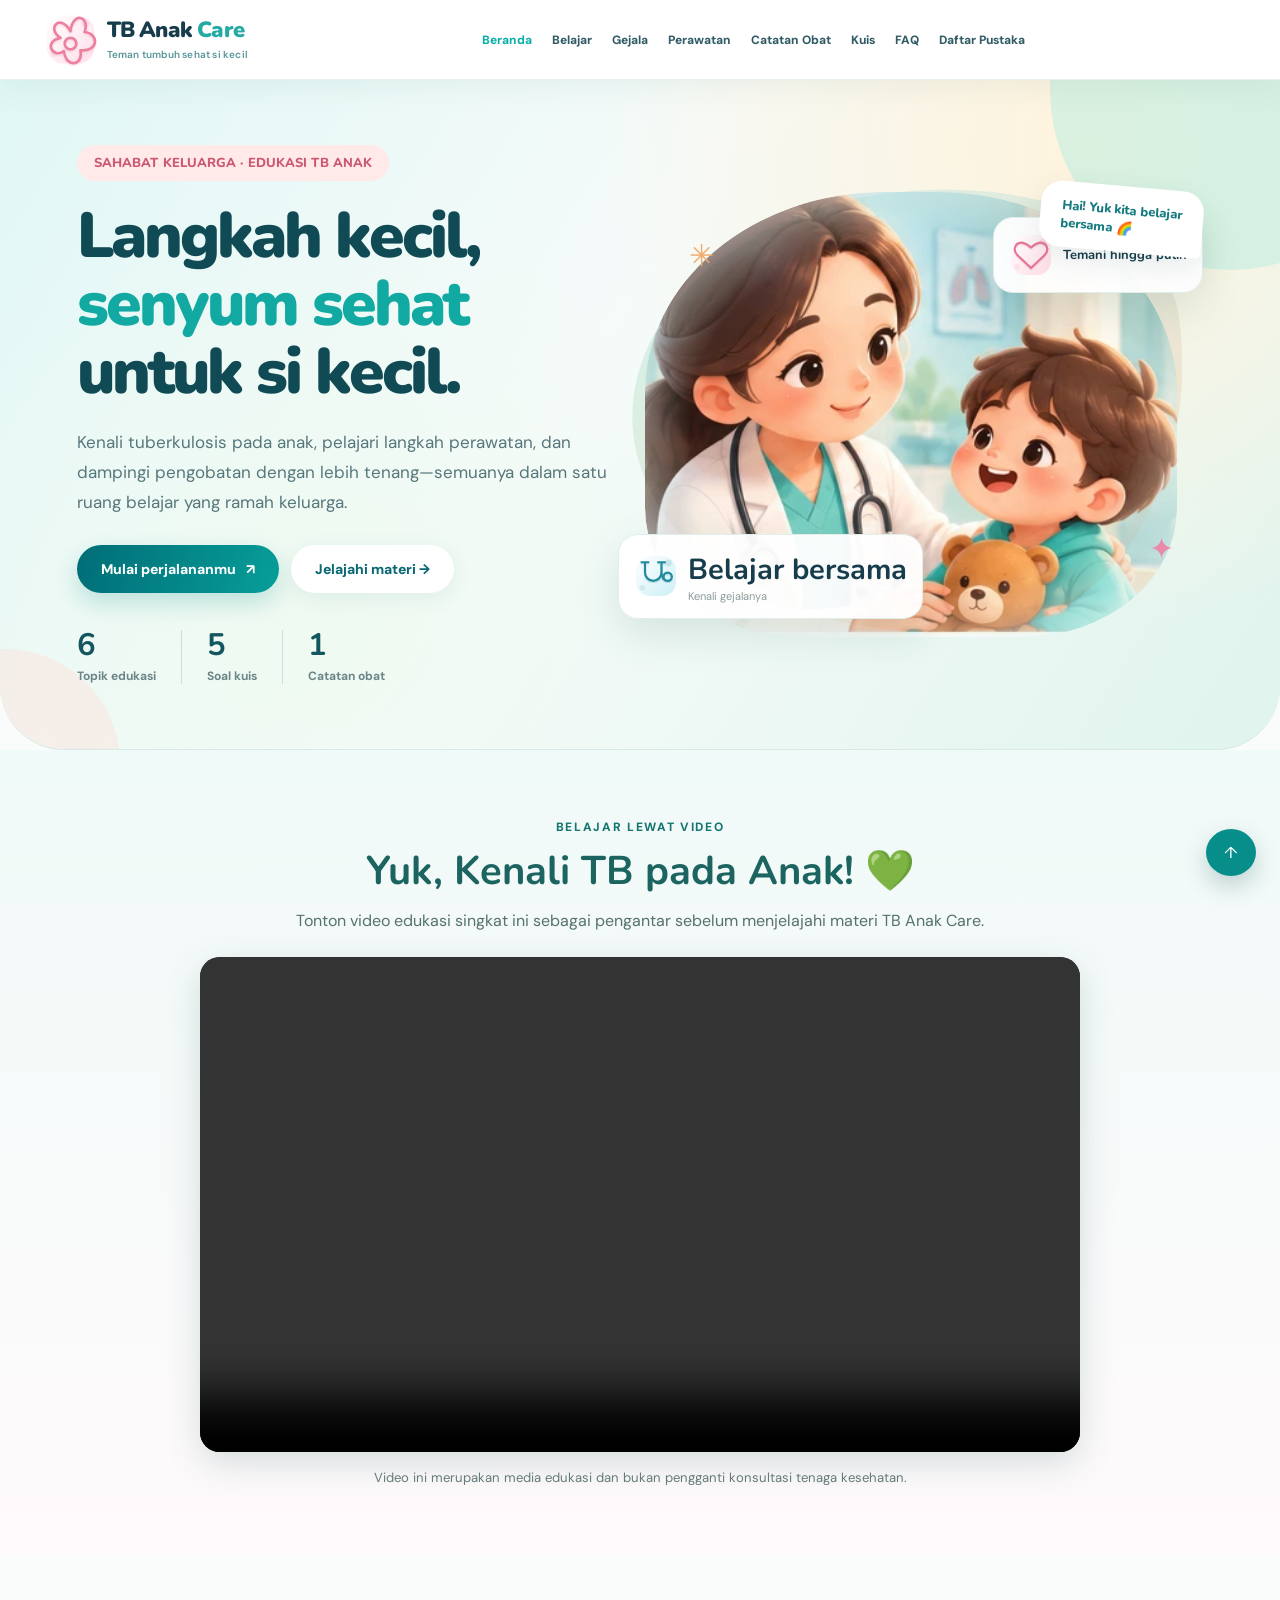
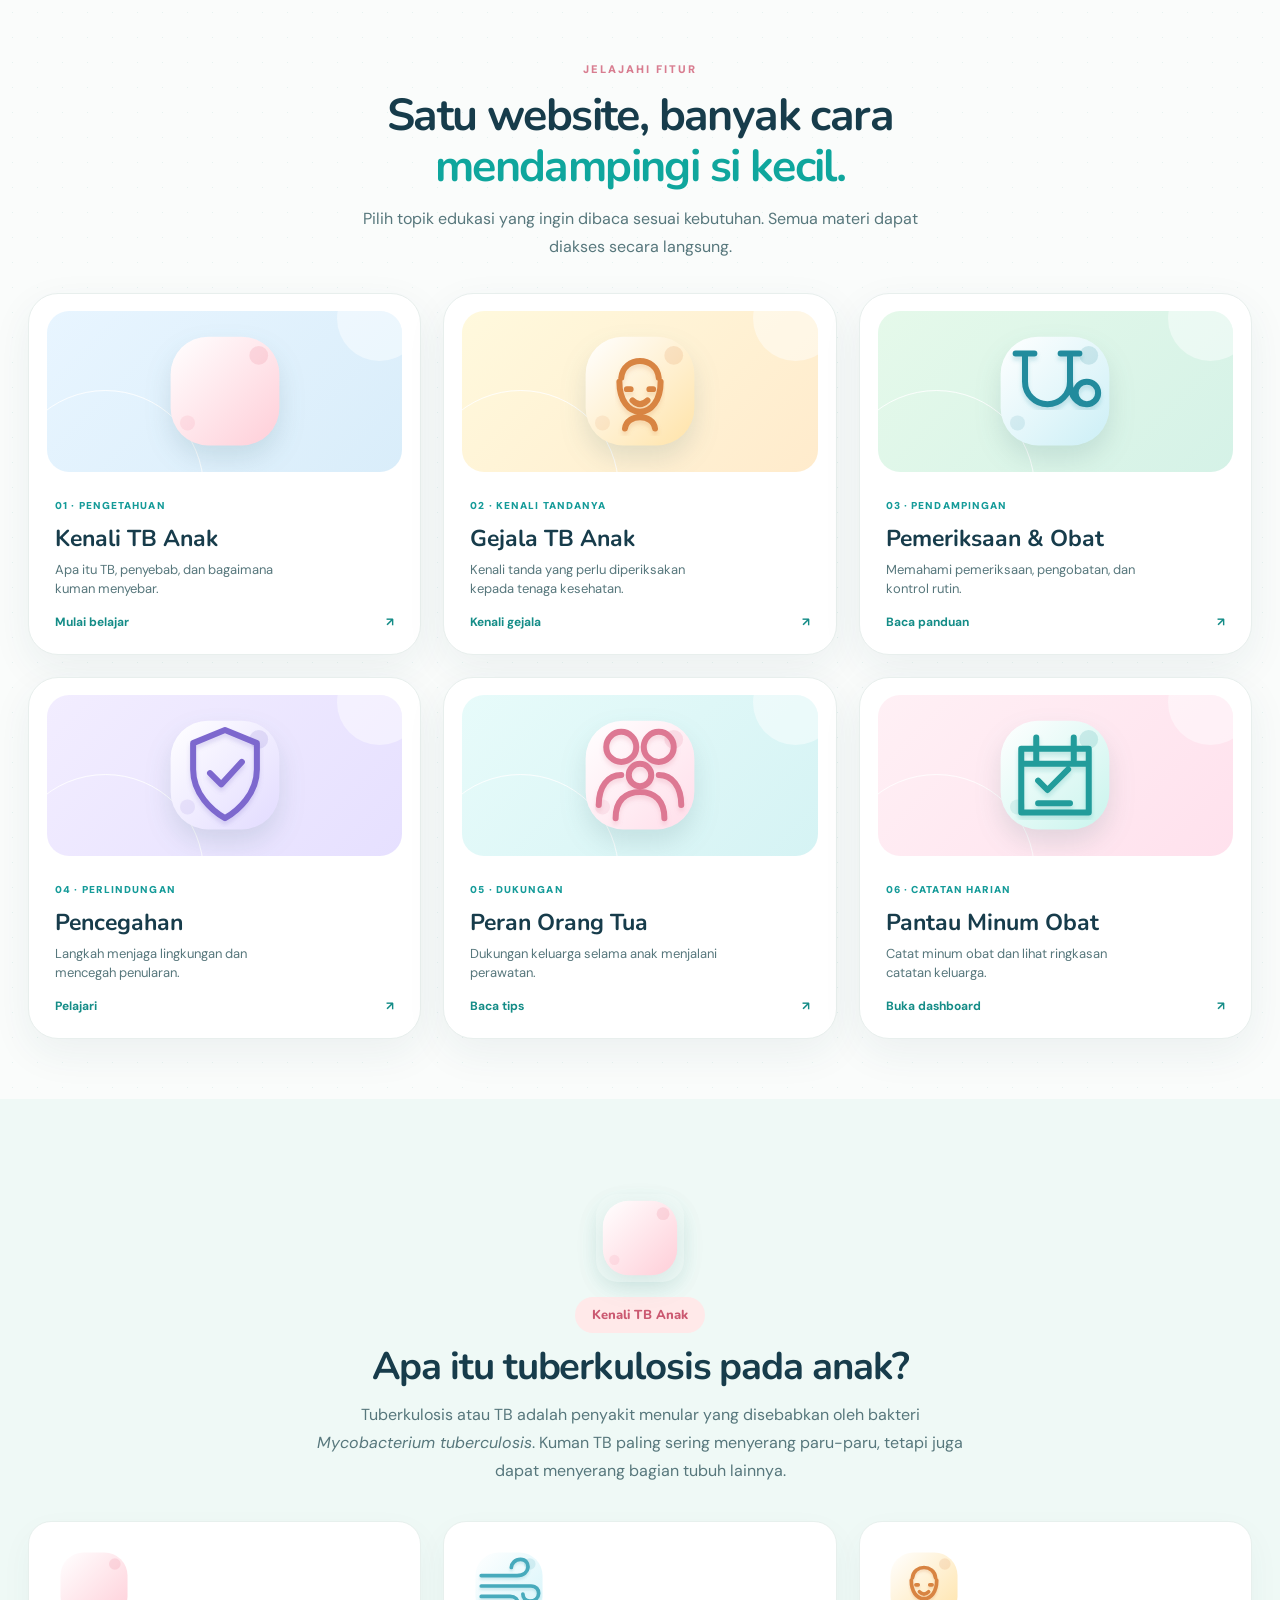
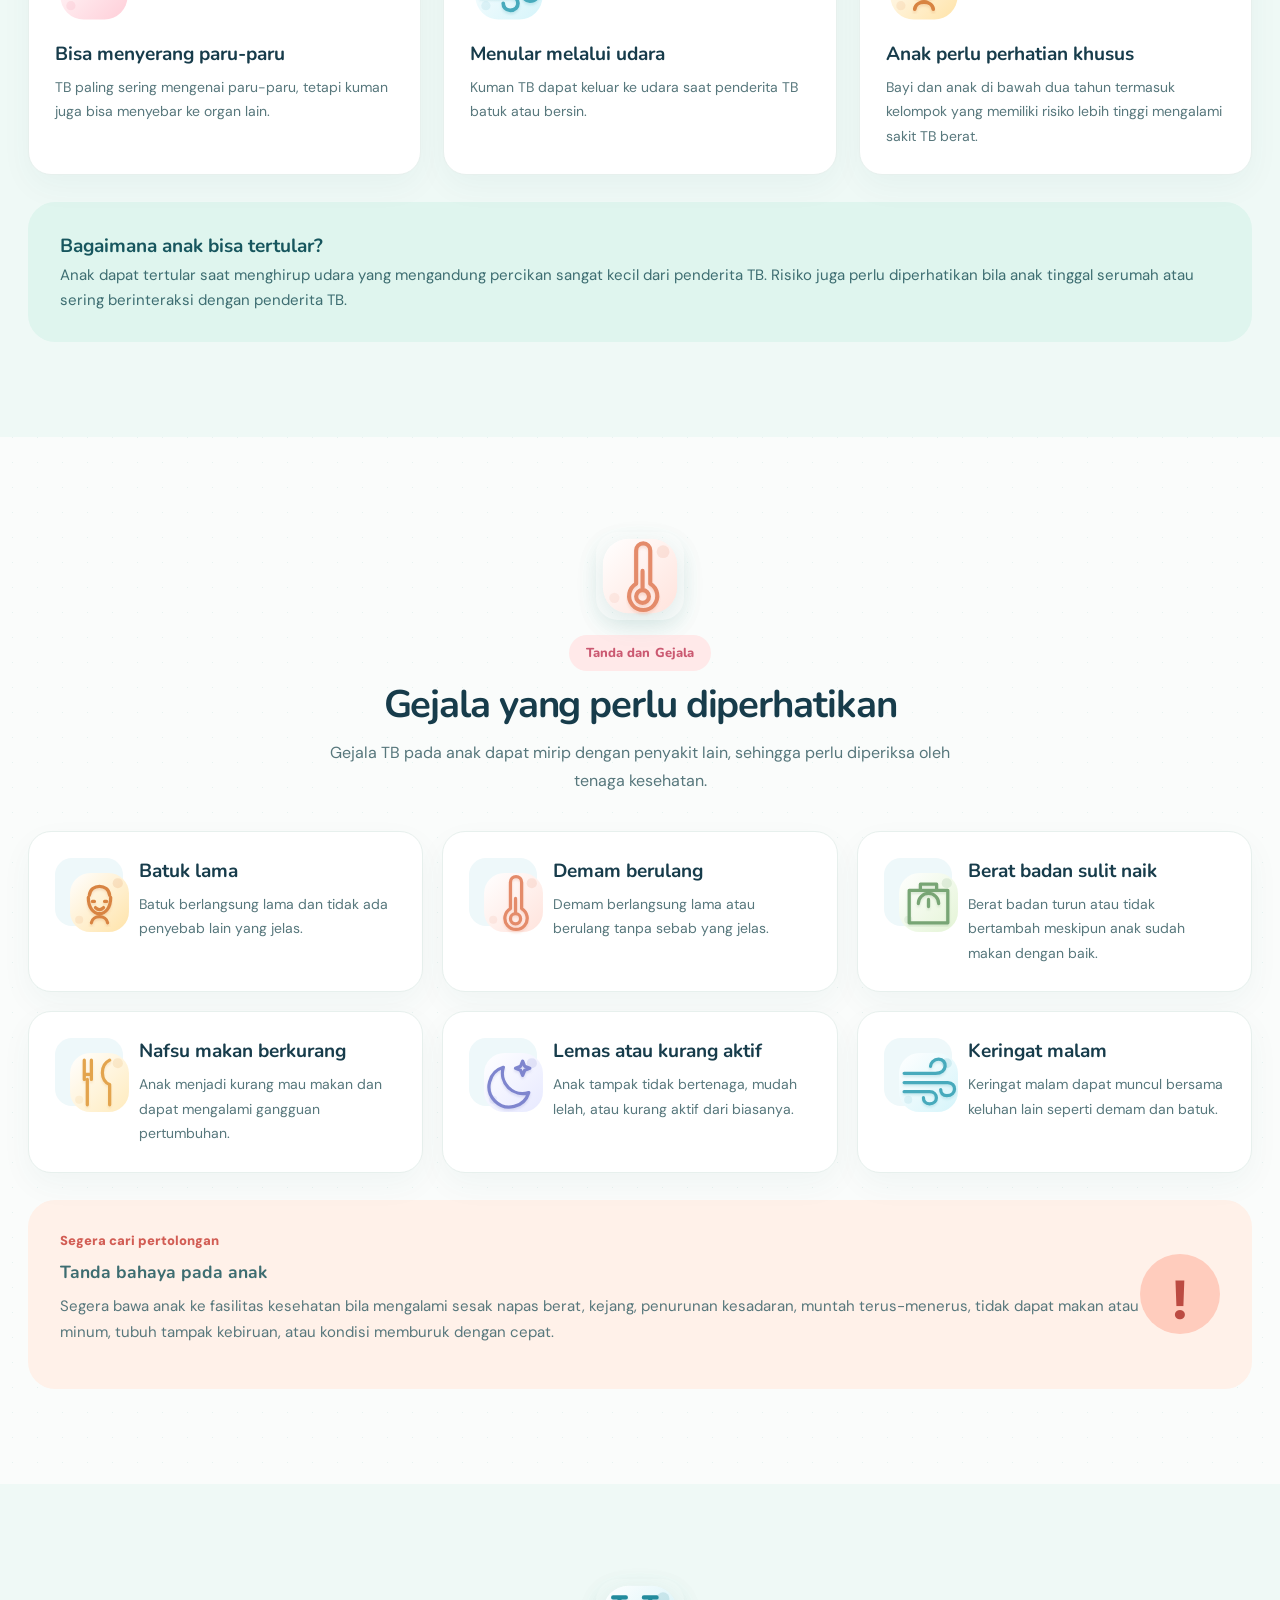
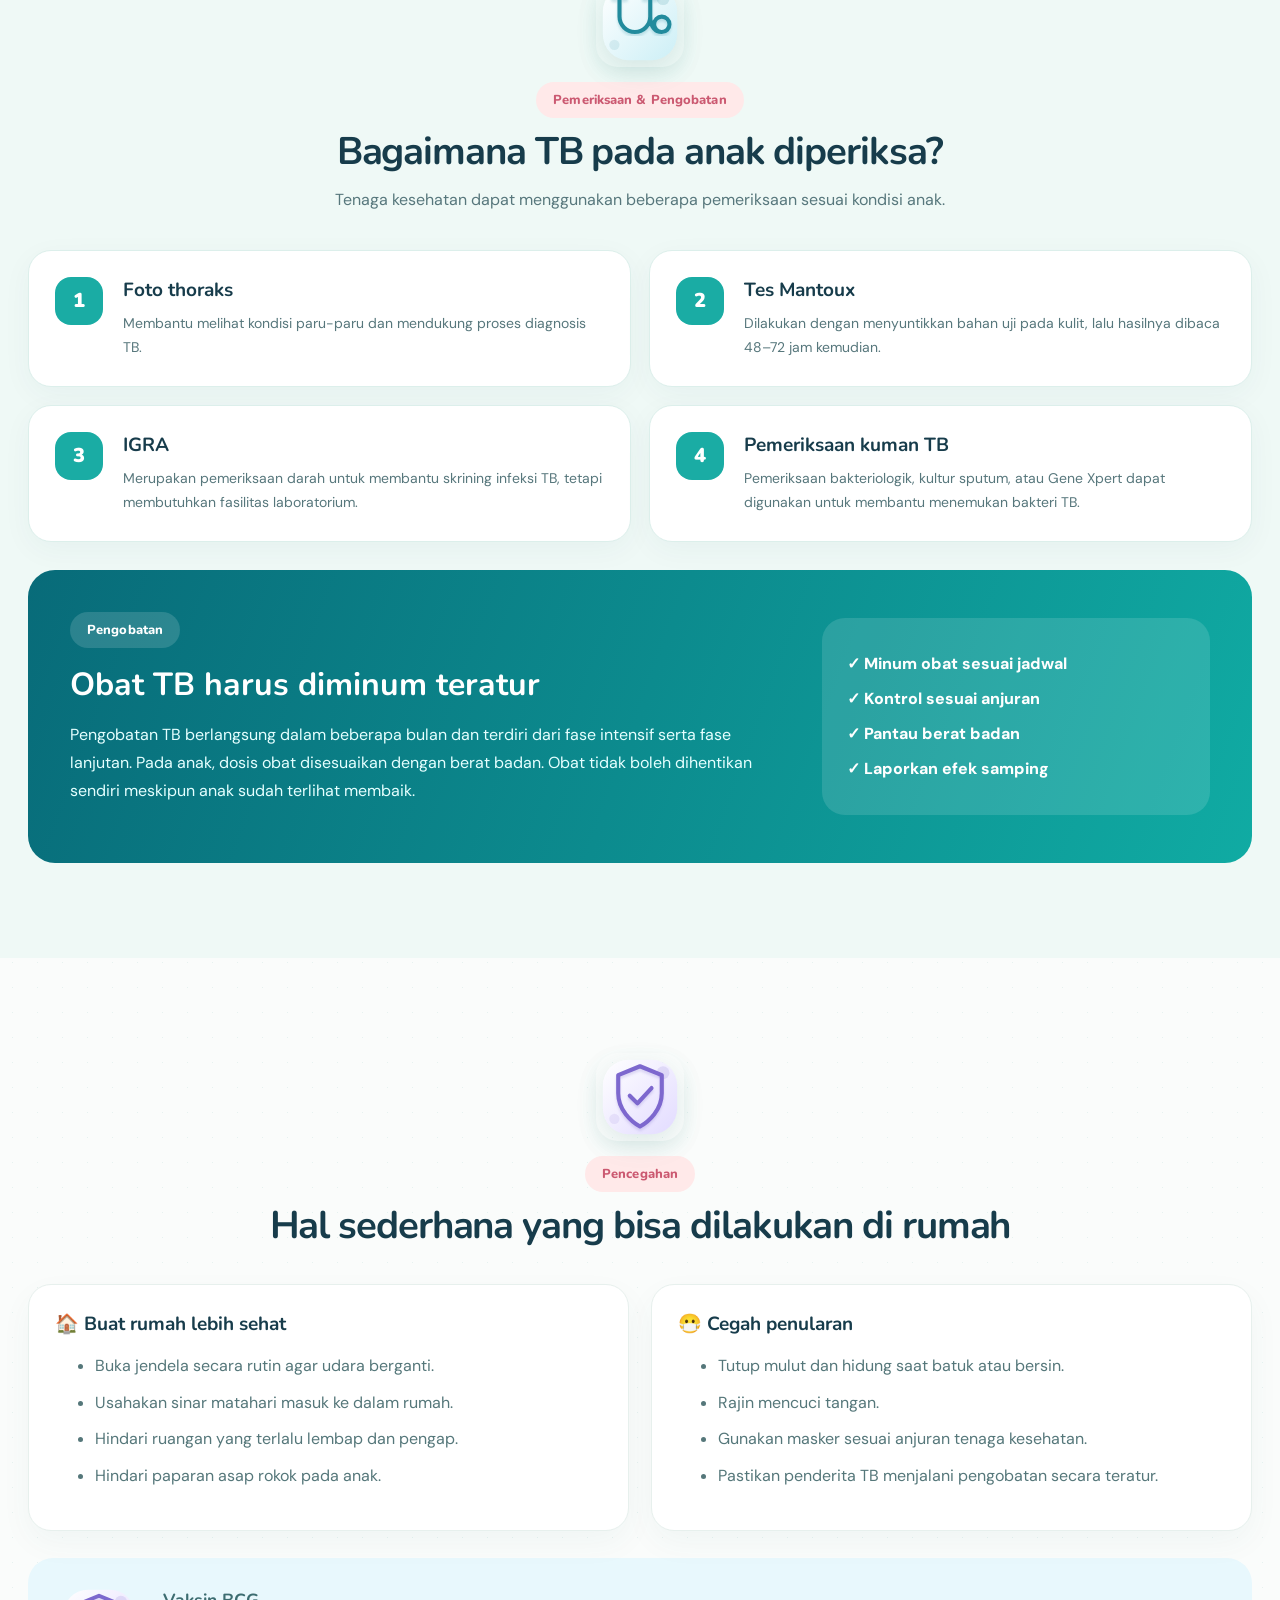
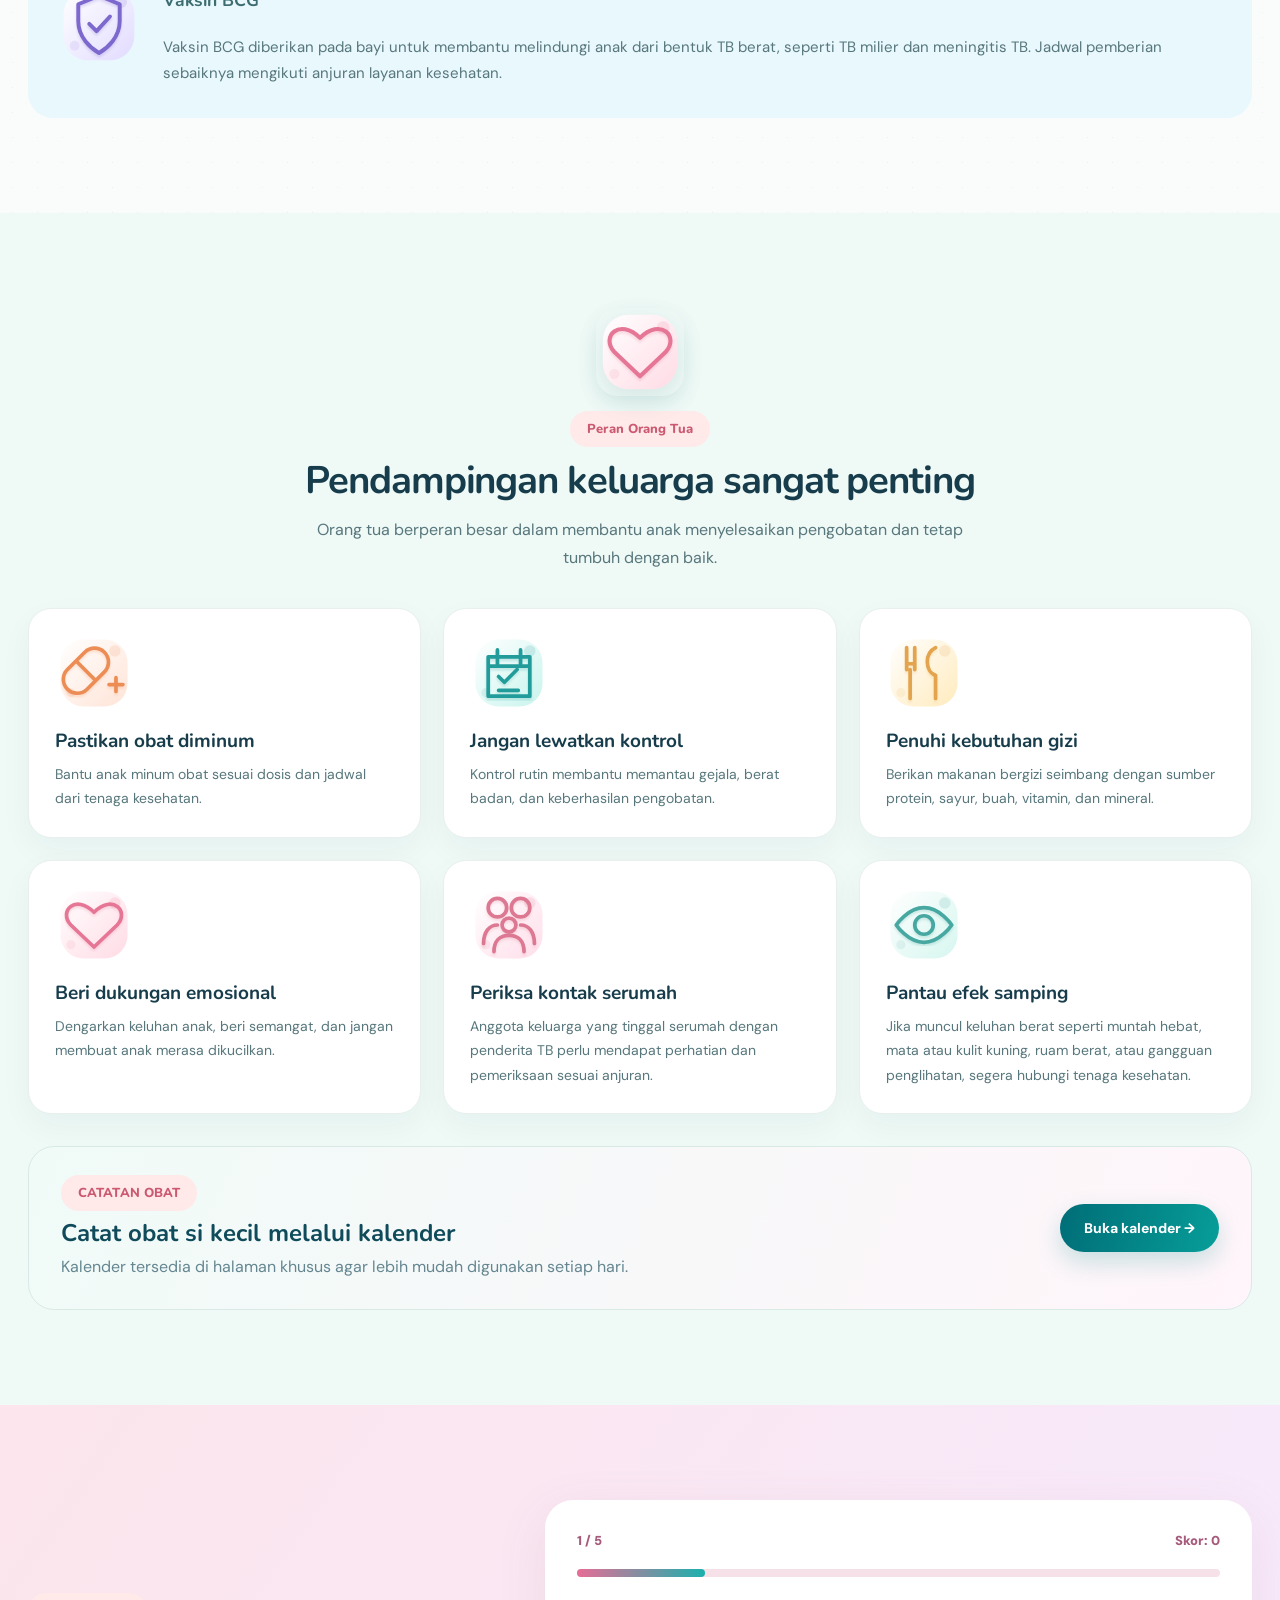
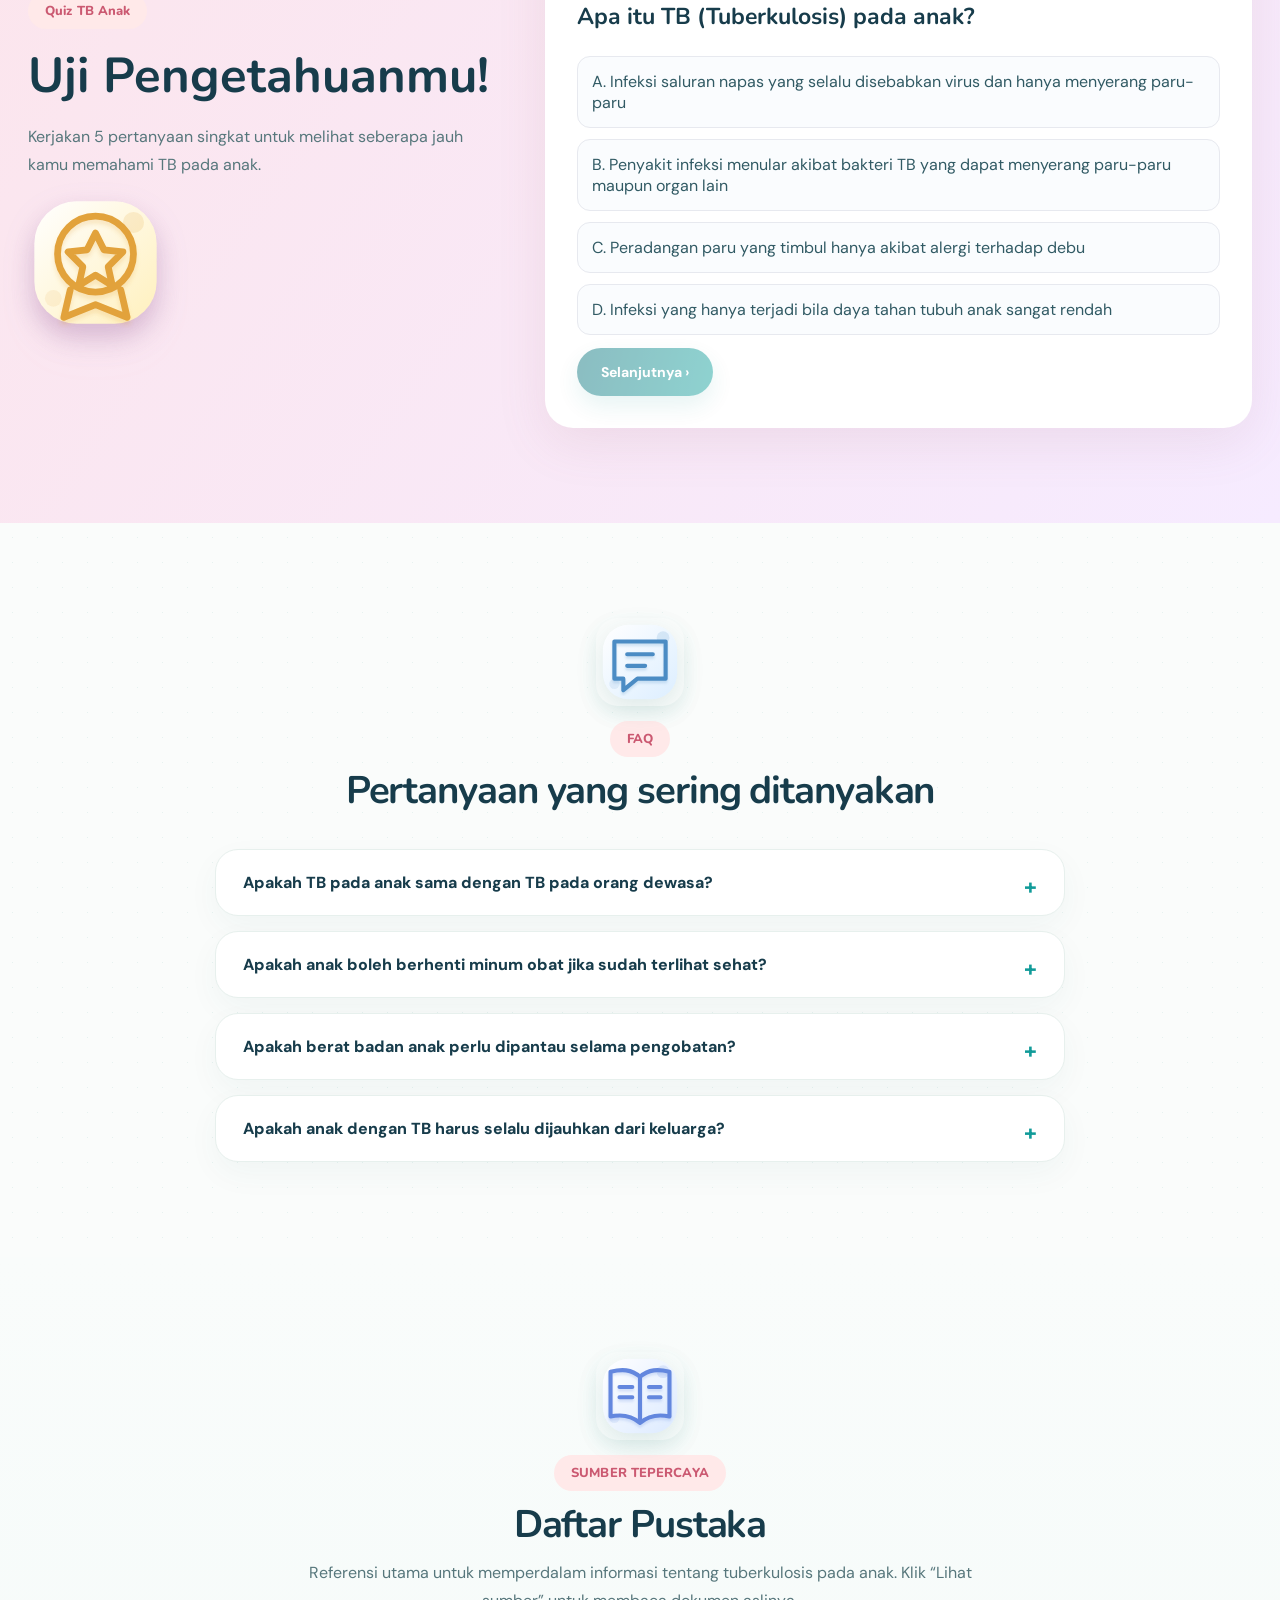
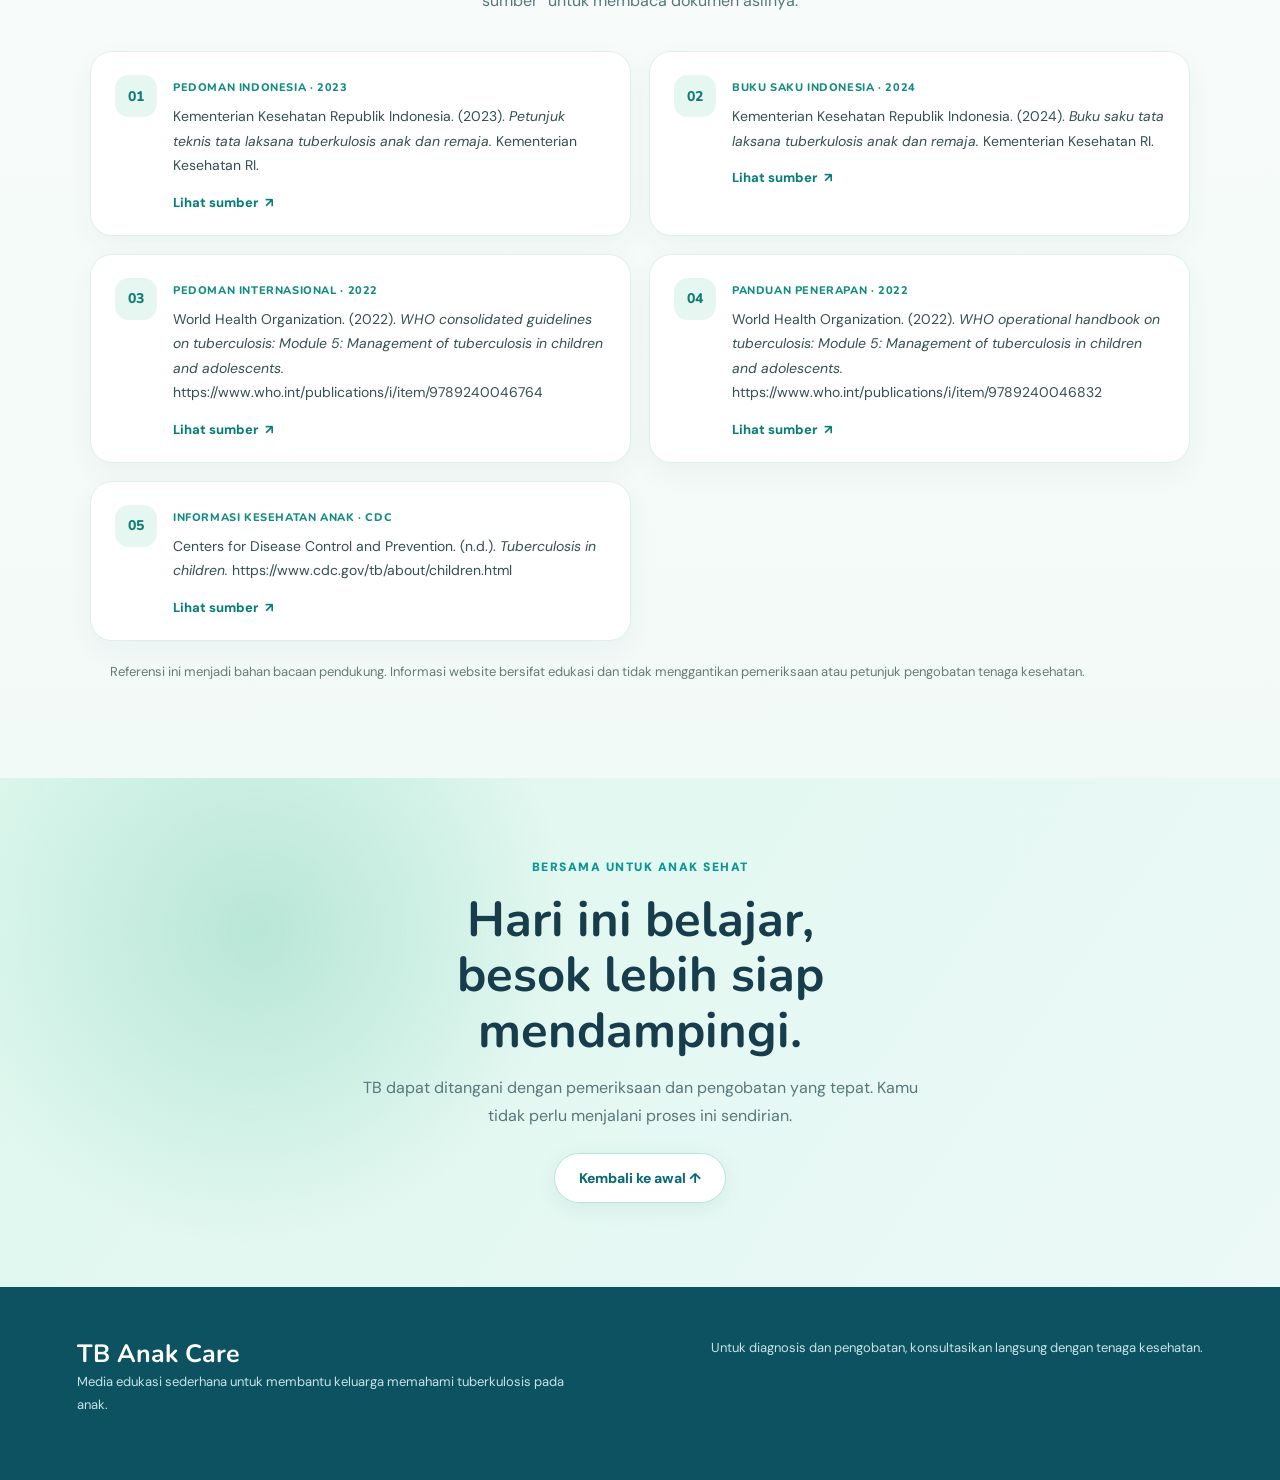
<file: index.html>
<!DOCTYPE html>

<html lang="id">
<head>
<meta charset="utf-8"/>
<meta content="width=device-width, initial-scale=1.0" name="viewport"/>
<meta content="TB Anak Care - Edukasi sederhana tentang tuberkulosis pada anak untuk orang tua dan keluarga." name="description"/>
<title>TB Anak Care</title>
<link href="style.css" rel="stylesheet"/>
<link href="https://fonts.googleapis.com" rel="preconnect"/><link crossorigin="" href="https://fonts.gstatic.com" rel="preconnect"/><link href="https://fonts.googleapis.com/css2?family=DM+Sans:wght@400;500;600;700;800&amp;family=Nunito:wght@400;500;600;700;800;900&amp;display=swap" rel="stylesheet"/></head>
<body>
<header class="navbar"><a class="brand" href="#beranda"><span class="brand-mark"><img alt="" src="assets/icons/flower.svg"/></span><span class="brand-copy">TB Anak <em>Care</em><small>Teman tumbuh sehat si kecil</small></span></a><button aria-expanded="false" aria-label="Buka menu" class="menu-toggle">☰</button><nav aria-label="Navigasi utama" class="nav-links"><a href="#beranda">Beranda</a><a href="#materi">Belajar</a><a href="#gejala">Gejala</a><a href="#pemeriksaan">Perawatan</a><a href="catatan-obat.html">Catatan Obat</a><a href="#quiz">Kuis</a><a href="#faq">FAQ</a><a href="#daftar-pustaka">Daftar Pustaka</a></nav></header>
<main>
<section class="hero" id="beranda"><div class="hero-copy"><span class="eyebrow">SAHABAT KELUARGA · EDUKASI TB ANAK</span><h1>Langkah kecil,<br/><span>senyum sehat</span><br/>untuk si kecil.</h1><p>Kenali tuberkulosis pada anak, pelajari langkah perawatan, dan dampingi pengobatan dengan lebih tenang—semuanya dalam satu ruang belajar yang ramah keluarga.</p><div class="hero-actions"><a class="btn primary" href="#materi">Mulai perjalananmu <span>↗</span></a><a class="btn secondary" href="#materi">Jelajahi materi →</a></div><div class="hero-stats"><div><strong>6</strong><small>Topik edukasi</small></div><div><strong>5</strong><small>Soal kuis</small></div><div><strong>1</strong><small>Catatan obat</small></div></div></div><div class="hero-visual"><div class="hero-blob"></div><img alt="Ilustrasi dokter yang ramah bersama anak" src="assets/dokter-anak.webp"/><div class="float-card float-one"><img alt="" src="assets/icons/stethoscope.svg"/> <span><strong>Belajar bersama</strong><small>Kenali gejalanya</small></span></div><div class="float-card float-two"><img alt="" src="assets/icons/heart.svg"/> <strong>Temani hingga pulih</strong></div><div class="speech-bubble">Hai! Yuk kita belajar<br/>bersama 🌈</div><div class="hero-spark one">✳</div><div class="hero-spark two">✦</div></div></section>
<!-- Video edukasi TB Anak: ditempatkan setelah beranda -->
<section class="tb-video-section" id="video-edukasi" aria-labelledby="tb-video-title">
  <div class="tb-video-container">
    <span class="tb-video-eyebrow">BELAJAR LEWAT VIDEO</span>
    <h2 id="tb-video-title">Yuk, Kenali TB pada Anak! 💚</h2>
    <p>Tonton video edukasi singkat ini sebagai pengantar sebelum menjelajahi materi TB Anak Care.</p>
    <video class="tb-video-player" controls preload="metadata" playsinline aria-label="Video edukasi tuberkulosis pada anak">
      <source src="video-edukasi-tb-anak.mp4" type="video/mp4">
      Browser Anda tidak mendukung video HTML5.
    </video>
    <p class="tb-video-note">Video ini merupakan media edukasi dan bukan pengganti konsultasi tenaga kesehatan.</p>
  </div>
</section>

<section class="learning-menu" id="materi"><span class="section-kicker">JELAJAHI FITUR</span><h2>Satu website, banyak cara<br/><em>mendampingi si kecil.</em></h2><p class="learning-subtitle">Pilih topik edukasi yang ingin dibaca sesuai kebutuhan. Semua materi dapat diakses secara langsung.</p><div class="learning-grid">
<a class="learning-card lc-blue" href="#kenali"><span class="topic-illustration"><img alt="" loading="lazy" src="assets/icons/lungs.svg"/></span><span class="card-category">01 · PENGETAHUAN</span><h3>Kenali TB Anak</h3><p>Apa itu TB, penyebab, dan bagaimana kuman menyebar.</p><b>Mulai belajar <span>↗</span></b></a>
<a class="learning-card lc-yellow" href="#gejala"><span class="topic-illustration"><img alt="" loading="lazy" src="assets/icons/child.svg"/></span><span class="card-category">02 · KENALI TANDANYA</span><h3>Gejala TB Anak</h3><p>Kenali tanda yang perlu diperiksakan kepada tenaga kesehatan.</p><b>Kenali gejala <span>↗</span></b></a>
<a class="learning-card lc-green" href="#pemeriksaan"><span class="topic-illustration"><img alt="" loading="lazy" src="assets/icons/stethoscope.svg"/></span><span class="card-category">03 · PENDAMPINGAN</span><h3>Pemeriksaan &amp; Obat</h3><p>Memahami pemeriksaan, pengobatan, dan kontrol rutin.</p><b>Baca panduan <span>↗</span></b></a>
<a class="learning-card lc-purple" href="#pencegahan"><span class="topic-illustration"><img alt="" loading="lazy" src="assets/icons/shield.svg"/></span><span class="card-category">04 · PERLINDUNGAN</span><h3>Pencegahan</h3><p>Langkah menjaga lingkungan dan mencegah penularan.</p><b>Pelajari <span>↗</span></b></a>
<a class="learning-card lc-cyan" href="#orangtua"><span class="topic-illustration"><img alt="" loading="lazy" src="assets/icons/family.svg"/></span><span class="card-category">05 · DUKUNGAN</span><h3>Peran Orang Tua</h3><p>Dukungan keluarga selama anak menjalani perawatan.</p><b>Baca tips <span>↗</span></b></a>
<a class="learning-card lc-pink" href="catatan-obat.html"><span class="topic-illustration"><img alt="" loading="lazy" src="assets/icons/calendar.svg"/></span><span class="card-category">06 · CATATAN HARIAN</span><h3>Pantau Minum Obat</h3><p>Catat minum obat dan lihat ringkasan catatan keluarga.</p><b>Buka dashboard <span>↗</span></b></a></div>
</section>
<section class="section soft" id="kenali">
<div class="section-heading"><div aria-hidden="true" class="section-illustration"><img alt="" src="assets/icons/lungs.svg"/></div>
<span class="eyebrow">Kenali TB Anak</span>
<h2>Apa itu tuberkulosis pada anak?</h2>
<p>
          Tuberkulosis atau TB adalah penyakit menular yang disebabkan oleh bakteri
          <em>Mycobacterium tuberculosis</em>. Kuman TB paling sering menyerang paru-paru,
          tetapi juga dapat menyerang bagian tubuh lainnya.
        </p>
</div>
<div class="grid three">
<article class="card">
<div class="icon"><img alt="" src="assets/icons/lungs.svg"/></div>
<h3>Bisa menyerang paru-paru</h3>
<p>TB paling sering mengenai paru-paru, tetapi kuman juga bisa menyebar ke organ lain.</p>
</article>
<article class="card">
<div class="icon"><img alt="" src="assets/icons/wind.svg"/></div>
<h3>Menular melalui udara</h3>
<p>Kuman TB dapat keluar ke udara saat penderita TB batuk atau bersin.</p>
</article>
<article class="card">
<div class="icon"><img alt="" src="assets/icons/child.svg"/></div>
<h3>Anak perlu perhatian khusus</h3>
<p>Bayi dan anak di bawah dua tahun termasuk kelompok yang memiliki risiko lebih tinggi mengalami sakit TB berat.</p>
</article>
</div>
<div class="info-strip">
<strong>Bagaimana anak bisa tertular?</strong>
        Anak dapat tertular saat menghirup udara yang mengandung percikan sangat kecil dari penderita TB.
        Risiko juga perlu diperhatikan bila anak tinggal serumah atau sering berinteraksi dengan penderita TB.
      </div>
</section>
<section class="section" id="gejala">
<div class="section-heading"><div aria-hidden="true" class="section-illustration"><img alt="" src="assets/icons/fever.svg"/></div>
<span class="eyebrow">Tanda dan Gejala</span>
<h2>Gejala yang perlu diperhatikan</h2>
<p>Gejala TB pada anak dapat mirip dengan penyakit lain, sehingga perlu diperiksa oleh tenaga kesehatan.</p>
</div>
<div class="symptom-grid">
<div class="symptom"><span class="symptom-icon"><img alt="" src="assets/icons/child.svg"/></span><div><h3>Batuk lama</h3><p>Batuk berlangsung lama dan tidak ada penyebab lain yang jelas.</p></div></div>
<div class="symptom"><span class="symptom-icon"><img alt="" src="assets/icons/fever.svg"/></span><div><h3>Demam berulang</h3><p>Demam berlangsung lama atau berulang tanpa sebab yang jelas.</p></div></div>
<div class="symptom"><span class="symptom-icon"><img alt="" src="assets/icons/weight.svg"/></span><div><h3>Berat badan sulit naik</h3><p>Berat badan turun atau tidak bertambah meskipun anak sudah makan dengan baik.</p></div></div>
<div class="symptom"><span class="symptom-icon"><img alt="" src="assets/icons/food.svg"/></span><div><h3>Nafsu makan berkurang</h3><p>Anak menjadi kurang mau makan dan dapat mengalami gangguan pertumbuhan.</p></div></div>
<div class="symptom"><span class="symptom-icon"><img alt="" src="assets/icons/sleep.svg"/></span><div><h3>Lemas atau kurang aktif</h3><p>Anak tampak tidak bertenaga, mudah lelah, atau kurang aktif dari biasanya.</p></div></div>
<div class="symptom"><span class="symptom-icon"><img alt="" src="assets/icons/wind.svg"/></span><div><h3>Keringat malam</h3><p>Keringat malam dapat muncul bersama keluhan lain seperti demam dan batuk.</p></div></div>
</div>
<div class="danger-box">
<div>
<span class="danger-label">Segera cari pertolongan</span>
<h3>Tanda bahaya pada anak</h3>
<p>
            Segera bawa anak ke fasilitas kesehatan bila mengalami sesak napas berat, kejang,
            penurunan kesadaran, muntah terus-menerus, tidak dapat makan atau minum,
            tubuh tampak kebiruan, atau kondisi memburuk dengan cepat.
          </p>
</div>
<div class="danger-icon">!</div>
</div>
</section>
<section class="section soft" id="pemeriksaan">
<div class="section-heading"><div aria-hidden="true" class="section-illustration"><img alt="" src="assets/icons/stethoscope.svg"/></div>
<span class="eyebrow">Pemeriksaan &amp; Pengobatan</span>
<h2>Bagaimana TB pada anak diperiksa?</h2>
<p>Tenaga kesehatan dapat menggunakan beberapa pemeriksaan sesuai kondisi anak.</p>
</div>
<div class="timeline">
<div class="timeline-item">
<div class="num">1</div>
<div><h3>Foto thoraks</h3><p>Membantu melihat kondisi paru-paru dan mendukung proses diagnosis TB.</p></div>
</div>
<div class="timeline-item">
<div class="num">2</div>
<div><h3>Tes Mantoux</h3><p>Dilakukan dengan menyuntikkan bahan uji pada kulit, lalu hasilnya dibaca 48–72 jam kemudian.</p></div>
</div>
<div class="timeline-item">
<div class="num">3</div>
<div><h3>IGRA</h3><p>Merupakan pemeriksaan darah untuk membantu skrining infeksi TB, tetapi membutuhkan fasilitas laboratorium.</p></div>
</div>
<div class="timeline-item">
<div class="num">4</div>
<div><h3>Pemeriksaan kuman TB</h3><p>Pemeriksaan bakteriologik, kultur sputum, atau Gene Xpert dapat digunakan untuk membantu menemukan bakteri TB.</p></div>
</div>
</div>
<div class="treatment-card">
<div>
<span class="eyebrow">Pengobatan</span>
<h2>Obat TB harus diminum teratur</h2>
<p>
            Pengobatan TB berlangsung dalam beberapa bulan dan terdiri dari fase intensif serta fase lanjutan.
            Pada anak, dosis obat disesuaikan dengan berat badan. Obat tidak boleh dihentikan sendiri
            meskipun anak sudah terlihat membaik.
          </p>
</div>
<div class="checklist">
<p>✓ Minum obat sesuai jadwal</p>
<p>✓ Kontrol sesuai anjuran</p>
<p>✓ Pantau berat badan</p>
<p>✓ Laporkan efek samping</p>
</div>
</div>
</section>
<section class="section" id="pencegahan">
<div class="section-heading"><div aria-hidden="true" class="section-illustration"><img alt="" src="assets/icons/shield.svg"/></div>
<span class="eyebrow">Pencegahan</span>
<h2>Hal sederhana yang bisa dilakukan di rumah</h2>
</div>
<div class="grid two">
<article class="card list-card">
<h3>🏠 Buat rumah lebih sehat</h3>
<ul>
<li>Buka jendela secara rutin agar udara berganti.</li>
<li>Usahakan sinar matahari masuk ke dalam rumah.</li>
<li>Hindari ruangan yang terlalu lembap dan pengap.</li>
<li>Hindari paparan asap rokok pada anak.</li>
</ul>
</article>
<article class="card list-card">
<h3>😷 Cegah penularan</h3>
<ul>
<li>Tutup mulut dan hidung saat batuk atau bersin.</li>
<li>Rajin mencuci tangan.</li>
<li>Gunakan masker sesuai anjuran tenaga kesehatan.</li>
<li>Pastikan penderita TB menjalani pengobatan secara teratur.</li>
</ul>
</article>
</div>
<div class="bcg-card">
<div class="bcg-icon"><img alt="" src="assets/icons/shield.svg"/></div>
<div>
<h3>Vaksin BCG</h3>
<p>
            Vaksin BCG diberikan pada bayi untuk membantu melindungi anak dari bentuk TB berat,
            seperti TB milier dan meningitis TB. Jadwal pemberian sebaiknya mengikuti anjuran layanan kesehatan.
          </p>
</div>
</div>
</section>
<section class="section soft" id="orangtua">
<div class="section-heading"><div aria-hidden="true" class="section-illustration"><img alt="" src="assets/icons/heart.svg"/></div>
<span class="eyebrow">Peran Orang Tua</span>
<h2>Pendampingan keluarga sangat penting</h2>
<p>Orang tua berperan besar dalam membantu anak menyelesaikan pengobatan dan tetap tumbuh dengan baik.</p>
</div>
<div class="grid three">
<article class="card"><div class="icon"><img alt="" src="assets/icons/pill.svg"/></div><h3>Pastikan obat diminum</h3><p>Bantu anak minum obat sesuai dosis dan jadwal dari tenaga kesehatan.</p></article>
<article class="card"><div class="icon"><img alt="" src="assets/icons/calendar.svg"/></div><h3>Jangan lewatkan kontrol</h3><p>Kontrol rutin membantu memantau gejala, berat badan, dan keberhasilan pengobatan.</p></article>
<article class="card"><div class="icon"><img alt="" src="assets/icons/food.svg"/></div><h3>Penuhi kebutuhan gizi</h3><p>Berikan makanan bergizi seimbang dengan sumber protein, sayur, buah, vitamin, dan mineral.</p></article>
<article class="card"><div class="icon"><img alt="" src="assets/icons/heart.svg"/></div><h3>Beri dukungan emosional</h3><p>Dengarkan keluhan anak, beri semangat, dan jangan membuat anak merasa dikucilkan.</p></article>
<article class="card"><div class="icon"><img alt="" src="assets/icons/family.svg"/></div><h3>Periksa kontak serumah</h3><p>Anggota keluarga yang tinggal serumah dengan penderita TB perlu mendapat perhatian dan pemeriksaan sesuai anjuran.</p></article>
<article class="card"><div class="icon"><img alt="" src="assets/icons/eye.svg"/></div><h3>Pantau efek samping</h3><p>Jika muncul keluhan berat seperti muntah hebat, mata atau kulit kuning, ruam berat, atau gangguan penglihatan, segera hubungi tenaga kesehatan.</p></article>
</div>
<div class="calendar-shortcut"><div><span class="eyebrow">CATATAN OBAT</span><h3>Catat obat si kecil melalui kalender</h3><p>Kalender tersedia di halaman khusus agar lebih mudah digunakan setiap hari.</p></div><a class="btn primary" href="catatan-obat.html">Buka kalender →</a></div></section>

<section class="quiz-section" id="quiz">
<div class="quiz-intro">
<span class="eyebrow">Quiz TB Anak</span>
<h2>Uji Pengetahuanmu!</h2>
<p>Kerjakan 5 pertanyaan singkat untuk melihat seberapa jauh kamu memahami TB pada anak.</p>
<div class="quiz-mascot"><img alt="Ilustrasi penghargaan" src="assets/icons/award.svg"/></div>
</div>
<div class="quiz-card">
<div class="quiz-meta"><span id="quizNumber">1 / 5</span><span id="quizScore">Skor: 0</span></div>
<div class="quiz-progress-track"><div id="quizProgress"></div></div><h3 id="quizQuestion"></h3>
<div class="quiz-answers" id="quizAnswers"></div>
<div class="quiz-feedback" id="quizFeedback"></div>
<button class="btn primary quiz-next" disabled="" id="quizNext">Selanjutnya ›</button>
</div>
</section>
<section class="section" id="faq">
<div class="section-heading"><div aria-hidden="true" class="section-illustration"><img alt="" src="assets/icons/chat.svg"/></div>
<span class="eyebrow">FAQ</span>
<h2>Pertanyaan yang sering ditanyakan</h2>
</div>
<div class="faq">
<details>
<summary>Apakah TB pada anak sama dengan TB pada orang dewasa?</summary>
<p>Tidak selalu. Pada anak, gejala TB sering tidak khas dan dapat mirip dengan penyakit anak lainnya.</p>
</details>
<details>
<summary>Apakah anak boleh berhenti minum obat jika sudah terlihat sehat?</summary>
<p>Tidak. Obat harus tetap diminum sampai tenaga kesehatan menyatakan pengobatan selesai.</p>
</details>
<details>
<summary>Apakah berat badan anak perlu dipantau selama pengobatan?</summary>
<p>Ya. Berat badan penting dipantau karena dosis obat pada anak dapat disesuaikan dengan perubahan berat badan.</p>
</details>
<details>
<summary>Apakah anak dengan TB harus selalu dijauhkan dari keluarga?</summary>
<p>Tidak. Anak tetap membutuhkan dukungan keluarga. Pencegahan penularan dilakukan sesuai arahan tenaga kesehatan dan kondisi masing-masing.</p>
</details>
</div>
</section>

<section class="section references-section" id="daftar-pustaka" aria-labelledby="refs-title">
  <div class="section-heading">
    <div aria-hidden="true" class="section-illustration"><img alt="" src="assets/icons/book.svg"/></div>
    <span class="eyebrow">SUMBER TEPERCAYA</span>
    <h2 id="refs-title">Daftar Pustaka</h2>
    <p>Referensi utama untuk memperdalam informasi tentang tuberkulosis pada anak. Klik “Lihat sumber” untuk membaca dokumen aslinya.</p>
  </div>
  <ol class="references-list">
    <li class="reference-item"><div class="reference-symbol" aria-hidden="true">01</div><div class="reference-copy"><span class="reference-type">Pedoman Indonesia · 2023</span><p>Kementerian Kesehatan Republik Indonesia. (2023). <em>Petunjuk teknis tata laksana tuberkulosis anak dan remaja.</em> Kementerian Kesehatan RI.</p><a href="https://repository.kemkes.go.id/book/882" target="_blank" rel="noopener noreferrer">Lihat sumber <span aria-hidden="true">↗</span></a></div></li>
    <li class="reference-item"><div class="reference-symbol" aria-hidden="true">02</div><div class="reference-copy"><span class="reference-type">Buku Saku Indonesia · 2024</span><p>Kementerian Kesehatan Republik Indonesia. (2024). <em>Buku saku tata laksana tuberkulosis anak dan remaja.</em> Kementerian Kesehatan RI.</p><a href="https://repository.kemkes.go.id/book/1295" target="_blank" rel="noopener noreferrer">Lihat sumber <span aria-hidden="true">↗</span></a></div></li>
    <li class="reference-item"><div class="reference-symbol" aria-hidden="true">03</div><div class="reference-copy"><span class="reference-type">Pedoman Internasional · 2022</span><p>World Health Organization. (2022). <em>WHO consolidated guidelines on tuberculosis: Module 5: Management of tuberculosis in children and adolescents.</em> https://www.who.int/publications/i/item/9789240046764</p><a href="https://www.who.int/publications/i/item/9789240046764" target="_blank" rel="noopener noreferrer">Lihat sumber <span aria-hidden="true">↗</span></a></div></li>
    <li class="reference-item"><div class="reference-symbol" aria-hidden="true">04</div><div class="reference-copy"><span class="reference-type">Panduan Penerapan · 2022</span><p>World Health Organization. (2022). <em>WHO operational handbook on tuberculosis: Module 5: Management of tuberculosis in children and adolescents.</em> https://www.who.int/publications/i/item/9789240046832</p><a href="https://www.who.int/publications/i/item/9789240046832" target="_blank" rel="noopener noreferrer">Lihat sumber <span aria-hidden="true">↗</span></a></div></li>
    <li class="reference-item"><div class="reference-symbol" aria-hidden="true">05</div><div class="reference-copy"><span class="reference-type">Informasi Kesehatan Anak · CDC</span><p>Centers for Disease Control and Prevention. (n.d.). <em>Tuberculosis in children.</em> https://www.cdc.gov/tb/about/children.html</p><a href="https://www.cdc.gov/tb/about/children.html" target="_blank" rel="noopener noreferrer">Lihat sumber <span aria-hidden="true">↗</span></a></div></li>
  </ol>
  <p class="references-note">Referensi ini menjadi bahan bacaan pendukung. Informasi website bersifat edukasi dan tidak menggantikan pemeriksaan atau petunjuk pengobatan tenaga kesehatan.</p>
</section>
</main>
<section class="end-banner"><span>BERSAMA UNTUK ANAK SEHAT</span><h2>Hari ini belajar,<br/>besok lebih siap mendampingi.</h2><p>TB dapat ditangani dengan pemeriksaan dan pengobatan yang tepat. Kamu tidak perlu menjalani proses ini sendirian.</p><a class="btn secondary" href="#beranda">Kembali ke awal ↑</a></section><footer>
<div>
<strong>TB Anak Care</strong>
<p>Media edukasi sederhana untuk membantu keluarga memahami tuberkulosis pada anak.</p>
</div>
<p class="footer-note">Untuk diagnosis dan pengobatan, konsultasikan langsung dengan tenaga kesehatan.</p>
</footer>
<script src="script.js"></script>
<a aria-label="Kembali ke atas" class="to-top" href="#beranda">↑</a></body>
</html>
</file>
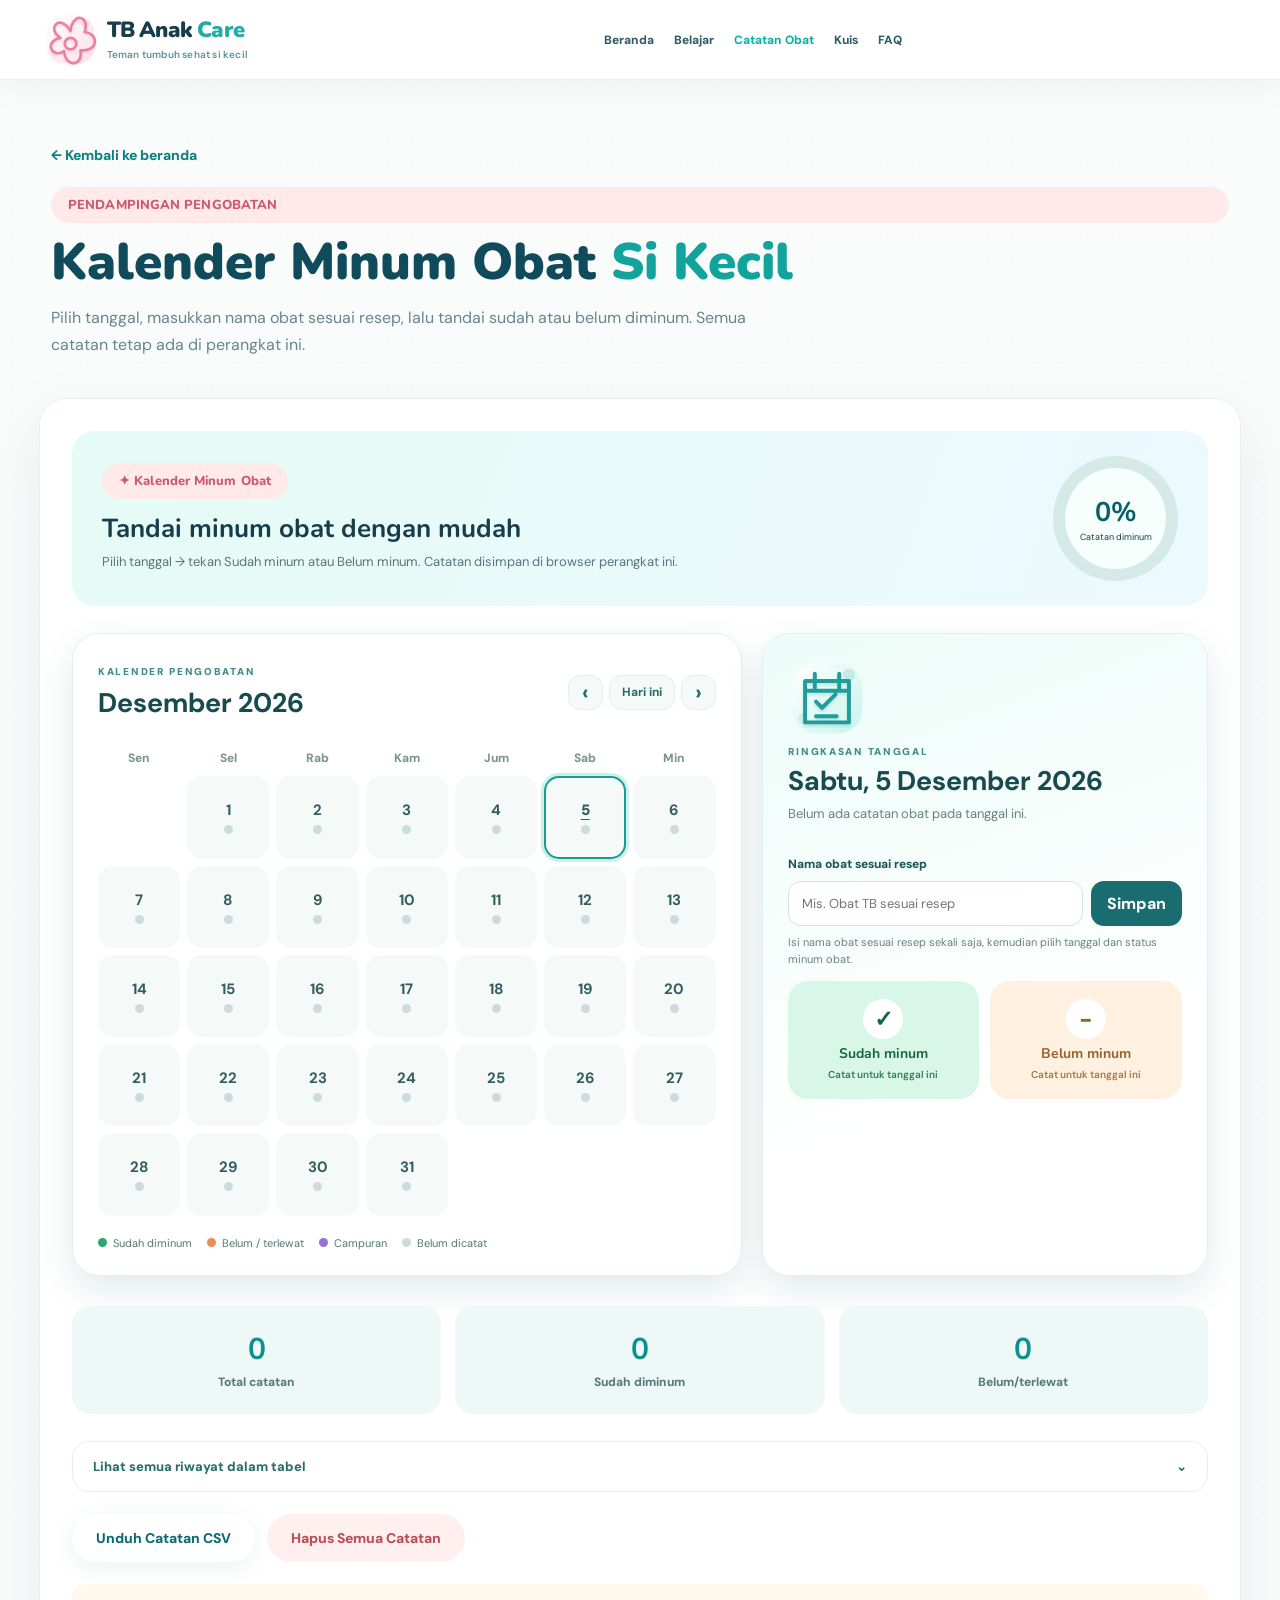
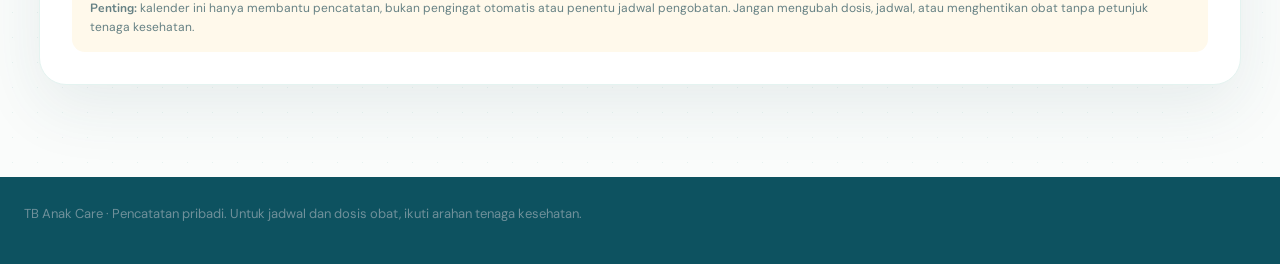
<file: catatan-obat.html>
<!DOCTYPE html>
<html lang="id"><head><meta charset="utf-8"/><meta content="width=device-width, initial-scale=1" name="viewport"/><meta content="Kalender pencatatan obat TB Anak Care" name="description"/><title>Kalender Minum Obat | TB Anak Care</title><link href="style.css" rel="stylesheet"/><link href="calendar-page.css" rel="stylesheet"/><link href="https://fonts.googleapis.com" rel="preconnect"/><link crossorigin="" href="https://fonts.gstatic.com" rel="preconnect"/><link href="https://fonts.googleapis.com/css2?family=DM+Sans:wght@400;500;600;700;800&amp;family=Nunito:wght@400;500;600;700;800;900&amp;display=swap" rel="stylesheet"/></head><body><header class="navbar"><a class="brand" href="index.html#beranda"><span class="brand-mark"><img alt="" src="assets/icons/flower.svg"/></span><span class="brand-copy">TB Anak <em>Care</em><small>Teman tumbuh sehat si kecil</small></span></a><button aria-expanded="false" aria-label="Buka menu" class="menu-toggle">☰</button><nav aria-label="Navigasi utama" class="nav-links"><a href="index.html#beranda">Beranda</a><a href="index.html#materi">Belajar</a><a class="active" href="catatan-obat.html">Catatan Obat</a><a href="index.html#quiz">Kuis</a><a href="index.html#faq">FAQ</a></nav></header><main class="calendar-main"><div class="calendar-page-lead"><a class="back-link" href="index.html#beranda">← Kembali ke beranda</a><span class="eyebrow">PENDAMPINGAN PENGOBATAN</span><h1>Kalender Minum Obat <em>Si Kecil</em></h1><p>Pilih tanggal, masukkan nama obat sesuai resep, lalu tandai sudah atau belum diminum. Semua catatan tetap ada di perangkat ini.</p></div><section class="section" id="catatan-obat">
<div class="section-heading"><div aria-hidden="true" class="section-illustration"><img alt="" src="assets/icons/calendar.svg"/></div>
<span class="eyebrow">Catatan Minum Obat</span>
<h2>Pantau jadwal obat TB anak</h2>
<p>
          Pilih tanggal pada kalender untuk mencatat obat dan melihat riwayat minum obat si kecil.
          Catatan tersimpan di perangkat yang sedang digunakan.
        </p>
</div>
<div class="medicine-panel"><div class="medicine-topline"><div><span class="eyebrow">✦ Kalender Minum Obat</span><h3>Tandai minum obat dengan mudah</h3><p>Pilih tanggal → tekan Sudah minum atau Belum minum. Catatan disimpan di browser perangkat ini.</p></div><div class="progress-dial" id="adherenceRing"><strong id="adherencePercent">0%</strong><small>Catatan diminum</small></div></div>
<div class="calendar-layout">
<div aria-label="Kalender pencatatan obat" class="calendar-card">
<div class="calendar-heading"><div><span class="calendar-kicker">KALENDER PENGOBATAN</span><h4 id="calendarMonthLabel">Oktober 2026</h4></div><div class="calendar-controls"><button aria-label="Bulan sebelumnya" id="calendarPrev" type="button">‹</button><button id="calendarToday" type="button">Hari ini</button><button aria-label="Bulan berikutnya" id="calendarNext" type="button">›</button></div></div>
<div aria-hidden="true" class="calendar-weekdays"><span>Sen</span><span>Sel</span><span>Rab</span><span>Kam</span><span>Jum</span><span>Sab</span><span>Min</span></div>
<div aria-label="Pilih tanggal pencatatan obat" class="medicine-calendar" id="medicineCalendar" role="group"></div>
<div class="calendar-legend"><span><i class="legend-dot done"></i> Sudah diminum</span><span><i class="legend-dot missed"></i> Belum / terlewat</span><span><i class="legend-dot mixed"></i> Campuran</span><span><i class="legend-dot none"></i> Belum dicatat</span></div>
</div>
<aside class="calendar-side"><div class="calendar-side-icon"><img alt="" src="assets/icons/calendar.svg"/></div><span class="calendar-kicker">RINGKASAN TANGGAL</span><h4 id="selectedDayHeading">Catatan hari ini</h4><p id="selectedDayIntro">Pilih tanggal pada kalender untuk melihat catatannya.</p><div class="quick-med-config">
<label for="quickMedicineName">Nama obat sesuai resep</label>
<div class="quick-input-row"><input autocomplete="off" id="quickMedicineName" maxlength="120" placeholder="Mis. Obat TB sesuai resep" type="text"/><button id="quickSaveName" type="button">Simpan</button></div>
<small id="quickNameHelp">Isi nama obat sesuai resep sekali saja, kemudian pilih tanggal dan status minum obat.</small>
</div>
<div aria-label="Pencatatan obat cepat" class="quick-actions">
<button class="quick-action taken" id="quickTaken" type="button"><span aria-hidden="true">✓</span><strong>Sudah minum</strong><small>Catat untuk tanggal ini</small></button>
<button class="quick-action missed" id="quickMissed" type="button"><span aria-hidden="true">−</span><strong>Belum minum</strong><small>Catat untuk tanggal ini</small></button>
</div><p aria-live="polite" class="quick-feedback" id="quickFeedback" role="status"></p>
<div aria-live="polite" class="selected-day-logs" id="selectedDayLogs"></div></aside>
</div>

<div class="medicine-summary" id="medicineSummary">
<div><strong id="totalCatatan">0</strong><span>Total catatan</span></div>
<div><strong id="sudahDiminum">0</strong><span>Sudah diminum</span></div>
<div><strong id="belumDiminum">0</strong><span>Belum/terlewat</span></div>
</div>
<details class="history-details"><summary>Lihat semua riwayat dalam tabel <span>⌄</span></summary><div class="table-wrap">
<table class="medicine-table">
<thead>
<tr>
<th>Tanggal</th>
<th>Waktu</th>
<th>Nama obat</th>
<th>Status</th>
<th>Catatan</th>
<th>Aksi</th>
</tr>
</thead>
<tbody id="medicineTableBody">
<tr class="empty-row">
<td colspan="6">Belum ada catatan minum obat.</td>
</tr>
</tbody>
</table>
</div></details>
<div class="medicine-actions">
<button class="btn secondary" onclick="exportMedicineCSV()" type="button">Unduh Catatan CSV</button>
<button class="btn danger-button" onclick="clearMedicineLogs()" type="button">Hapus Semua Catatan</button>
</div>
<div class="note medicine-note">
<strong>Penting:</strong> kalender ini hanya membantu pencatatan, bukan pengingat otomatis atau penentu jadwal pengobatan. Jangan mengubah dosis, jadwal,
          atau menghentikan obat tanpa petunjuk tenaga kesehatan.
        </div>
</div>
</section></main><footer class="calendar-footer">TB Anak Care · Pencatatan pribadi. Untuk jadwal dan dosis obat, ikuti arahan tenaga kesehatan.</footer><script src="script.js"></script></body></html>
</file>
<file: style.css>
:root{--ink:#143e46;--teal:#087d82;--mint:#dbf6f1;--white:#fff;--muted:#607d82;--shadow:0 18px 50px rgba(24,91,97,.10)}*{box-sizing:border-box}html{scroll-behavior:smooth;scroll-padding-top:95px}body{margin:0;font:16px 'DM Sans',sans-serif;color:var(--ink);background:#f8fcfb}h1,h2,h3,strong{font-family:Nunito,sans-serif}h1,h2,h3,p{margin-top:0}a{text-decoration:none;color:inherit}button,input,select{font:inherit}button,a{-webkit-tap-highlight-color:transparent}button{cursor:pointer}p{line-height:1.75;color:#57777c}.navbar{height:88px;background:rgba(255,255,255,.96);display:flex;align-items:center;gap:22px;padding:0 max(4%,calc((100vw - 1450px)/2));position:sticky;top:0;z-index:20;box-shadow:0 5px 28px #196b6e0b;backdrop-filter:blur(16px)}.brand{display:flex;align-items:center;gap:10px;flex-shrink:0}.brand-mark{background:linear-gradient(135deg,#64cfc0,#e66d93);border-radius:16px;color:white;font-size:30px;display:grid;place-items:center;width:49px;height:49px}.brand-copy{font-weight:900;font-family:Nunito,sans-serif;font-size:21px;line-height:1;letter-spacing:-.8px}.brand-copy em{color:#24aaa5;font-style:normal}.brand-copy small{display:block;letter-spacing:.2px;font:600 10px 'DM Sans',sans-serif;color:#56949a;margin-top:7px}.nav-links{display:flex;align-items:center;gap:17px;margin:auto}.nav-links a{font-size:12px;font-weight:800;white-space:nowrap;color:#315c65;transition:color .2s}.nav-links a:hover{color:#0eaaa4}.nav-cta{color:#fff;background:#097f86;border-radius:25px;padding:13px 19px;white-space:nowrap;font-weight:800;font-size:12px}.menu-toggle{display:none;border:0;background:#eaf8f5;border-radius:12px;padding:9px 12px;color:#08676d;font-size:20px}.hero{max-width:1550px;margin:0 auto;min-height:580px;display:grid;grid-template-columns:1.02fr 1fr;align-items:center;position:relative;overflow:hidden;background:radial-gradient(circle at 48% 40%,#fff7e8 0,transparent 36%),linear-gradient(115deg,#e0f9fb 0%,#e5f7f6 48%,#d8f3ec 100%);border-radius:0 0 52px 52px;padding:72px 6% 85px}.hero:before,.hero:after{content:'';position:absolute;border-radius:50%;pointer-events:none}.hero:before{width:360px;height:360px;background:#b5e9e3;right:-130px;top:-170px;opacity:.55}.hero:after{width:230px;height:230px;background:#fff4d9;bottom:-130px;left:-110px}.hero-copy{z-index:2;max-width:620px}.eyebrow{display:inline-flex;border-radius:50px;color:#cb5971;font-weight:900;background:#ffe9e9;padding:9px 17px;font:800 13px Nunito,sans-serif;letter-spacing:.1px}.hero h1{font-size:clamp(43px,4.3vw,73px);line-height:1.07;letter-spacing:-2.8px;margin:24px 0;color:#104a54;font-weight:900}.hero h1 span{color:#18a7a5}.hero-copy>p{font-size:17px;max-width:530px}.hero-actions{display:flex;flex-wrap:wrap;gap:12px;margin:27px 0}.btn{border:0;border-radius:99px;display:inline-flex;justify-content:center;align-items:center;gap:10px;padding:15px 24px;font-weight:800;font-size:14px;transition:transform .25s,box-shadow .25s}.btn:hover{transform:translateY(-3px);box-shadow:0 9px 24px #065b6a2a}.btn.primary{background:linear-gradient(110deg,#08797e,#10a9a1);color:white}.btn.secondary{background:white;color:#0a6974;box-shadow:0 5px 22px #11636d15}.hero-reassurance{display:flex;flex-wrap:wrap;gap:17px;color:#377879;font-size:12px;font-weight:800}.hero-visual{position:relative;min-height:435px;display:flex;align-items:center;justify-content:center}.art-halo{position:absolute;width:440px;height:440px;border-radius:50%;background:radial-gradient(circle,#ffffffbb 10%,#abe8de 75%);box-shadow:0 0 0 23px #ffffff44}.hero-visual>img{position:relative;z-index:1;width:min(95%,490px);height:365px;object-fit:cover;object-position:center;filter:drop-shadow(0 16px 19px #2f7d7960);border-radius:45% 45% 25% 25%;mask-image:radial-gradient(ellipse 66% 60% at 50% 53%,black 61%,transparent 99%)}.float-card{z-index:2;position:absolute;display:flex;gap:10px;align-items:center;background:#fffffff2;box-shadow:var(--shadow);border:1px solid #fff;border-radius:20px;padding:15px;font-size:13px;animation:bob 4.5s ease-in-out infinite}.float-card span{font-size:29px}.float-card strong{display:block}.float-card small{display:block;font-size:11px;color:#8b9b9a}.float-one{left:0;bottom:43px}.float-two{right:0;top:50px;animation-delay:1s}.hero-star{position:absolute;color:#e9a349;font-size:38px}.star-one{left:16%;top:4%}.star-two{right:11%;bottom:11%;color:#e783a5}.hero-note{position:absolute;bottom:20px;left:6%;color:#50878c;font-size:12px;font-weight:800}.learning-menu,.section,.quiz-section{max-width:1300px;margin:auto;padding:95px 28px}.learning-menu{text-align:center;padding-top:78px;padding-bottom:60px}.section-kicker{color:#d87d90;letter-spacing:2px;font-size:11px;font-weight:900}.learning-menu h2,.section-heading h2{font-size:clamp(30px,3vw,44px);line-height:1.15;letter-spacing:-1.1px;margin:12px 0}.learning-subtitle{margin:0 auto 32px;max-width:580px}.learning-grid{display:grid;grid-template-columns:repeat(3,1fr);gap:21px;text-align:left}.learning-card{min-height:235px;border-radius:26px;padding:26px;position:relative;overflow:hidden;border:1px solid #ffffffd0;box-shadow:0 10px 30px #155f6310;transition:transform .25s,box-shadow .25s}.learning-card:hover{transform:translateY(-8px);box-shadow:0 23px 36px #155f6325}.learning-card:after{content:'';position:absolute;width:150px;height:150px;border-radius:50%;right:-50px;top:-60px;background:#ffffff66}.lc-blue{background:#fbe8ed}.lc-yellow{background:#fff0cf}.lc-green{background:#dff7ed}.lc-purple{background:#e8e7fb}.lc-cyan{background:#d8f5f6}.lc-pink{background:#fde5ef}.topic-icon{display:grid;place-items:center;font-size:41px;width:84px;height:84px;background:#ffffffad;border-radius:25px;margin-bottom:17px;position:relative;z-index:1;box-shadow:inset 0 -4px 0 #ffffff50}.learning-card h3{font-size:21px;margin:0 0 6px}.learning-card p{font-size:13px;line-height:1.5;margin-bottom:13px;max-width:250px}.learning-card b{font-size:12px;color:#0c8388}.section{scroll-margin-top:10px}.section.soft{max-width:none;background:#eff9f6;padding-left:max(28px,calc((100vw - 1244px)/2));padding-right:max(28px,calc((100vw - 1244px)/2))}.section-heading{text-align:center;margin-bottom:36px}.section-heading>p{max-width:670px;margin:10px auto 0}.section-illustration{height:67px;width:67px;display:grid;place-items:center;background:white;box-shadow:0 8px 20px #147b7714;font-size:35px;border-radius:22px;margin:0 auto 15px}.grid{display:grid;gap:22px}.grid.three{grid-template-columns:repeat(3,1fr)}.grid.two{grid-template-columns:repeat(2,1fr)}.card,.symptom,.timeline-item,.faq details{background:white;border-radius:23px;padding:26px;box-shadow:0 8px 30px #084b5d0b;border:1px solid #dcefeb}.card .icon{font-size:38px;width:75px;height:75px;display:grid;place-items:center;background:#e2f7f3;border-radius:22px;margin-bottom:16px}.card h3,.symptom h3,.timeline h3{font-size:19px;margin:0 0 8px}.card p,.symptom p{font-size:14px;margin:0}.info-strip,.danger-box,.bcg-card{margin-top:27px;border-radius:25px;padding:28px 32px;background:#dff5ee;font-size:15px;line-height:1.7;color:#3d6d71}.info-strip strong{display:block;font-size:19px;color:#17565e}.symptom-grid{display:grid;grid-template-columns:repeat(3,1fr);gap:19px}.symptom{display:flex;align-items:flex-start;gap:16px}.symptom>span{font-size:33px;background:#eef8fa;border-radius:17px;padding:12px}.danger-box{background:#fff1e9;display:flex;align-items:center;justify-content:space-between}.danger-label{color:#d25d54;font-size:13px;font-weight:900}.danger-box h3{margin:5px 0}.danger-icon{font-size:55px;background:#ffccbd;color:#bc4b42;border-radius:100%;width:80px;height:80px;flex-shrink:0;display:grid;place-items:center;font-weight:900}.timeline{display:grid;grid-template-columns:repeat(2,1fr);gap:18px}.timeline-item{display:flex;gap:20px}.timeline .num{flex-shrink:0;width:48px;height:48px;background:#1aaca4;border-radius:16px;color:white;display:grid;place-items:center;font:900 20px Nunito}.timeline p{font-size:14px;margin-bottom:0}.treatment-card{margin-top:28px;display:grid;grid-template-columns:1.3fr .7fr;gap:30px;background:linear-gradient(110deg,#086b79,#10aba3);color:#fff;padding:42px;border-radius:30px;align-items:center}.treatment-card .eyebrow{background:#ffffff24;color:#fff}.treatment-card h2{font-size:32px;margin:15px 0}.treatment-card p{color:#e5ffff}.checklist{background:#ffffff20;padding:25px;border-radius:23px}.checklist p{color:white;font-weight:800;margin:7px 0}.list-card li{margin:11px 0;color:#55777a;line-height:1.6}.bcg-card{display:flex;gap:25px;background:#e8f8fd}.bcg-icon{font-size:50px}.bcg-card p{margin-bottom:0}.medicine-panel{background:white;padding:32px;border-radius:30px;box-shadow:var(--shadow);border:1px solid #e4f3f0}.medicine-topline{background:linear-gradient(110deg,#e5fbf5,#ecf9ff);display:flex;align-items:center;justify-content:space-between;gap:22px;padding:25px 30px;border-radius:23px;margin-bottom:25px}.medicine-topline h3{font-size:26px;margin:12px 0 5px}.medicine-topline p{font-size:13px;margin:0}.progress-dial{--progress:0%;flex-shrink:0;width:125px;height:125px;border-radius:50%;background:conic-gradient(#11a99f var(--progress),#d5eae8 0);display:flex;flex-direction:column;align-items:center;justify-content:center;position:relative}.progress-dial:before{content:'';position:absolute;inset:12px;background:#f7fffd;border-radius:50%}.progress-dial strong,.progress-dial small{position:relative;z-index:1}.progress-dial strong{font-size:27px;color:#095f69}.progress-dial small{font-size:9px}.medicine-form{display:grid;grid-template-columns:repeat(4,1fr);gap:16px}.field{display:flex;flex-direction:column;gap:8px}.field.wide{grid-column:span 3}.field label{font-size:12px;font-weight:900;color:#42717a}.field input,.field select{border:1px solid #d7e9e8;background:#fbfefe;border-radius:13px;padding:13px;width:100%;min-width:0;color:#2d5c64}.field input:focus,.field select:focus{outline:2px solid #67d7d0;outline-offset:1px}.medicine-add{align-self:end;min-height:46px}.medicine-summary{display:grid;grid-template-columns:repeat(3,1fr);gap:14px;margin:27px 0}.medicine-summary>div{background:#eef9f7;padding:23px;border-radius:18px;text-align:center}.medicine-summary strong{display:block;font-size:30px;color:#0c9090}.medicine-summary span{font-size:12px;font-weight:800;color:#557a7a}.table-wrap{overflow-x:auto;border-radius:16px;border:1px solid #e0eeeb}.medicine-table{width:100%;border-collapse:collapse;font-size:13px;min-width:690px}.medicine-table th{background:#e8f5f3;color:#336a72;text-align:left}.medicine-table td,.medicine-table th{padding:15px;border-bottom:1px solid #e9f2f1}.status-pill{display:inline-block;padding:7px 10px;border-radius:99px;background:#fff2d9;color:#987125;font-size:11px;font-weight:800}.status-done{background:#ddf8e9;color:#108b63}.status-missed{background:#ffe0e0;color:#b63f4c}.icon-button{background:#fff2f1;border:0;border-radius:9px;padding:7px 10px;color:#c04d54}.medicine-actions{display:flex;gap:12px;margin-top:22px;flex-wrap:wrap}.danger-button{background:#fff0ef;color:#b94c56}.note{font-size:12px;line-height:1.6;color:#668184}.medicine-note{background:#fff9eb;padding:15px 18px;border-radius:13px;margin-top:22px}.quiz-section{display:grid;grid-template-columns:.8fr 1.2fr;gap:45px;align-items:center;max-width:none;background:linear-gradient(125deg,#fce5ec,#f6ebff);padding-left:max(28px,calc((100vw - 1244px)/2));padding-right:max(28px,calc((100vw - 1244px)/2))}.quiz-intro h2{font-size:clamp(32px,4vw,49px);line-height:1.12;margin:20px 0}.quiz-mascot{font-size:85px;filter:drop-shadow(0 13px 10px #db9bb34a)}.quiz-card{background:white;border-radius:28px;padding:32px;box-shadow:0 15px 50px #9e62751d}.quiz-meta{display:flex;justify-content:space-between;font-size:13px;color:#a65b7b;font-weight:900}.quiz-card h3{font-size:23px;margin:24px 0}.quiz-answers{display:grid;gap:11px}.quiz-answer{border:1px solid #e7e9ef;text-align:left;border-radius:13px;background:#fafcfe;padding:14px;color:#315a64}.quiz-answer:hover{border-color:#0b9a95}.quiz-answer.correct{background:#d5f7e7;border-color:#18ad79}.quiz-answer.wrong{background:#ffe1e1;border-color:#e47777}.quiz-feedback{font-size:13px;color:#0b8e75;margin:13px 0;font-weight:700}.quiz-next:disabled{opacity:.45;cursor:not-allowed}.faq{display:grid;gap:15px;max-width:850px;margin:auto}.faq details{padding:0}.faq summary{padding:22px 27px;cursor:pointer;font-weight:800;list-style:none}.faq summary:after{content:'+';float:right;color:#119b99;font-size:22px}.faq details[open] summary:after{content:'−'}.faq details p{margin:0;padding:0 27px 24px;font-size:14px}footer{background:#0d5260;color:white;padding:50px max(6%,calc((100vw - 1250px)/2));display:flex;justify-content:space-between;gap:35px}footer strong{font-size:25px}footer p{max-width:500px;color:#c5e4e7;font-size:13px}.to-top{position:fixed;bottom:24px;right:24px;background:#078e8a;color:white;padding:13px 18px;border-radius:50%;z-index:15;box-shadow:0 10px 25px #074e4f3b}.is-visible{opacity:1;transform:none}@keyframes bob{0%,100%{transform:translateY(0)}50%{transform:translateY(-11px)}}@media(max-width:1170px){.navbar{gap:12px}.nav-links{gap:10px}.nav-links a{font-size:11px}.nav-cta{display:none}.hero{padding-left:4%;padding-right:4%}}@media(max-width:930px){.navbar{height:75px;justify-content:space-between;padding:0 5%}.menu-toggle{display:block}.nav-links{display:none;position:absolute;top:75px;left:0;right:0;background:#fff;padding:25px;box-shadow:0 15px 25px #02565a20;flex-direction:column;align-items:stretch;gap:2px;max-height:75vh;overflow:auto}.nav-links.open{display:flex}.nav-links a{font-size:14px;padding:11px}.hero{grid-template-columns:1fr;padding:65px 7% 60px;text-align:center}.hero-copy{margin:auto}.hero-copy>p{margin:auto}.hero-actions,.hero-reassurance{justify-content:center}.hero-visual{margin-top:5px}.hero-note{position:static;grid-column:1/-1}.learning-grid,.grid.three,.symptom-grid{grid-template-columns:repeat(2,1fr)}.medicine-form{grid-template-columns:repeat(2,1fr)}.field.wide{grid-column:span 1}.quiz-section{grid-template-columns:1fr}.quiz-intro{text-align:center}.quiz-mascot{font-size:55px}.treatment-card{grid-template-columns:1fr}}@media(max-width:580px){.hero{border-radius:0 0 30px 30px;padding:56px 6% 30px}.hero h1{font-size:43px;letter-spacing:-1.6px}.hero-copy>p{font-size:15px}.hero-visual{min-height:315px}.hero-visual>img{height:300px;width:100%}.art-halo{width:285px;height:285px}.float-card{padding:8px;font-size:10px;border-radius:13px}.float-card span{font-size:20px}.float-card small{display:none}.float-one{bottom:0}.float-two{right:0;top:30px}.learning-menu,.section,.quiz-section{padding:64px 18px}.learning-grid,.grid.three,.grid.two,.symptom-grid,.timeline{grid-template-columns:1fr}.learning-card{min-height:200px}.section.soft,.quiz-section{padding-left:18px;padding-right:18px}.section-heading h2{font-size:32px}.medicine-panel{padding:16px}.medicine-topline{flex-direction:column;text-align:center}.medicine-form{grid-template-columns:1fr}.field.wide{grid-column:auto}.medicine-summary{gap:7px}.medicine-summary>div{padding:16px 7px}.medicine-summary strong{font-size:25px}.medicine-summary span{font-size:10px}.quiz-card{padding:20px}.treatment-card{padding:24px}.danger-icon{display:none}.symptom{padding:19px}footer{flex-direction:column;padding:40px 22px}.hero-actions{gap:9px}.btn{padding:13px 17px;font-size:12px}}

.quiz-progress-track{height:8px;background:#f7e1e8;border-radius:20px;margin:20px 0}.quiz-progress-track>div{height:100%;width:20%;background:linear-gradient(90deg,#e76d96,#1ab1ad);border-radius:20px;transition:width .3s}.nav-links a.active{color:#0bafa8}.reveal{opacity:0;transform:translateY(13px);transition:opacity .55s,transform .55s}.reveal.is-visible{opacity:1;transform:none}@media(prefers-reduced-motion:reduce){*,*:before,*:after{scroll-behavior:auto!important;animation:none!important;transition:none!important}.reveal{opacity:1;transform:none}}

/* Portal interaktif - redesign bergaya editorial app; original illustration & branding */
:root{--ink:#153d4e;--teal:#0c8c87;--muted:#597981}body{background:#fbfcfa;color:#173c4b}.navbar{height:80px;padding-inline:max(3.4%,calc((100vw - 1460px)/2));border-bottom:1px solid #eaf0ee}.brand-mark{background:linear-gradient(135deg,#f6b9c5,#eac5a3);border-radius:17px;box-shadow:0 5px 13px #dfb0aa44}.nav-links{gap:20px}.nav-links a{font-size:12px}.nav-cta{background:#124b53}.hero{max-width:1536px;min-height:625px;background:radial-gradient(circle at 78% 30%,#fff8e7 0,transparent 35%),linear-gradient(112deg,#eafaf5,#f5fbef 50%,#e6f8f8);padding:65px 6%;border-radius:0 0 44px 44px;grid-template-columns:1fr 1.08fr}.hero:after{background:#ffdbd4;opacity:.4}.hero:before{background:#bceee2;opacity:.55}.hero h1{font-size:clamp(47px,5vw,78px);letter-spacing:-3.6px;line-height:1.06;margin:22px 0}.hero h1 span{color:#11a9a2}.hero-copy>p{max-width:545px;font-size:17px}.hero-visual{min-height:495px}.hero-blob{position:absolute;width:95%;height:90%;background:linear-gradient(145deg,#d3f3eb,#f8dfc9);border-radius:51% 49% 39% 61%/47% 36% 64% 53%;transform:rotate(-7deg)}.hero-visual>img{width:91%;height:445px;object-fit:cover;object-position:center;border-radius:45% 45% 29% 29%;mask-image:radial-gradient(ellipse 69% 65% at 50% 50%,black 60%,transparent 100%)}.speech-bubble{position:absolute;top:19px;right:0;z-index:3;background:white;padding:15px 21px;border-radius:21px 21px 5px 21px;box-shadow:0 11px 31px #2759581b;font:800 13px Nunito;color:#167b80;transform:rotate(5deg)}.hero-spark{position:absolute;z-index:2;font-size:30px;color:#f1ac6c}.hero-spark.one{top:14%;left:12%}.hero-spark.two{bottom:19%;right:5%;color:#e98aaa}.hero-stats{display:flex;margin-top:37px;gap:25px}.hero-stats>div{border-right:1px solid #cddedc;padding-right:25px;display:flex;flex-direction:column}.hero-stats>div:last-child{border:0}.hero-stats strong{font-size:31px;color:#145660;line-height:1}.hero-stats small{font-size:12px;color:#6b8586;font-weight:700;margin-top:7px}.portal-dashboard{max-width:1300px;margin:70px auto 30px;padding:0 28px}.portal-heading{display:flex;justify-content:space-between;align-items:center;gap:18px}.portal-heading h2{font-size:clamp(27px,3vw,39px);margin:10px 0}.portal-heading p{margin:0}.dashboard-greeting{border-radius:50px;background:#eaf6f0;padding:12px 20px;color:#22756e;font-weight:800;font-size:13px}.metric-grid{display:grid;grid-template-columns:repeat(4,1fr);gap:17px;margin:27px 0}.metric{background:white;border:1px solid #e8efec;border-radius:22px;min-height:142px;padding:22px 23px;box-shadow:0 10px 28px #28535a0c;display:grid;grid-template-columns:55px 1fr;grid-template-rows:1fr 1fr;column-gap:15px;align-items:center}.metric-icon{grid-row:span 2;width:55px;height:55px;display:grid;place-items:center;border-radius:18px;font-size:27px}.metric-icon.mint{background:#d6f5e9}.metric-icon.peach{background:#ffe7df}.metric-icon.lilac{background:#ece5ff}.metric-icon.gold{background:#fff1cc}.metric strong{font-size:31px;align-self:end;line-height:1.1}.metric span{font-size:12px;font-weight:700;color:#71888a;align-self:start;margin-top:5px}.dashboard-columns{display:grid;grid-template-columns:1.35fr .75fr;gap:19px}.today-card,.encouragement{border-radius:27px;padding:31px;min-height:277px}.today-card{background:#f0f9f8;border:1px solid #d9f1ed}.today-card h3{font-size:24px;margin:12px 0 21px}.action-grid{display:grid;grid-template-columns:repeat(3,1fr);gap:12px}.action-grid a{display:flex;flex-direction:column;gap:7px;background:white;border-radius:19px;padding:20px 16px;position:relative;box-shadow:0 8px 17px #14535a10;transition:transform .2s}.action-grid a:hover{transform:translateY(-5px)}.action-grid a>span{font-size:30px}.action-grid strong{font-size:15px}.action-grid small{font-size:11px;color:#6d8587}.action-grid b{position:absolute;right:14px;bottom:16px;color:#078d88}.encouragement{background:linear-gradient(120deg,#ffebea,#fff3df);position:relative;overflow:hidden}.encouragement>span{font-size:11px;font-weight:900;letter-spacing:1px;color:#d66a80}.encouragement h3{font-size:25px;line-height:1.2;margin:16px 0 11px;max-width:270px}.encouragement p{font-size:13px;max-width:310px}.encouragement button{border:0;background:white;color:#c05d78;padding:11px 16px;border-radius:50px;font-weight:800;cursor:pointer}.encouragement-decor{position:absolute;right:-15px;bottom:-88px;color:#ffffff80;font-size:220px;line-height:1}.learning-menu{padding-top:80px}.learning-menu h2{font-size:clamp(32px,3.5vw,49px)}.learning-menu h2 em{color:#0fa69d;font-style:normal}.learning-grid{gap:18px}.learning-card{min-height:293px;border-radius:25px;padding:23px 25px;background:white;box-shadow:0 7px 28px #1c626018;border:1px solid #edf1f0}.learning-card:after{width:150px;height:150px;top:-44px;right:-39px}.learning-card .topic-illustration{display:grid;place-items:center;height:116px;width:100%;border-radius:18px;margin-bottom:19px;font-size:65px;background:linear-gradient(145deg,#f7faff,#d8eef2)}.learning-card.lc-blue .topic-illustration{background:#e0effa}.learning-card.lc-yellow .topic-illustration{background:#fff0d2}.learning-card.lc-green .topic-illustration{background:#dff5e8}.learning-card.lc-purple .topic-illustration{background:#ece7fc}.learning-card.lc-cyan .topic-illustration{background:#e0f6f6}.learning-card.lc-pink .topic-illustration{background:#ffe6ed}.learning-card .card-category{font-weight:900;font-size:10px;letter-spacing:1.1px;color:#159b99}.learning-card h3{font-size:23px;margin:9px 0 6px}.learning-card p{font-size:13px;line-height:1.5;margin:0 0 15px}.learning-card b{font-size:12px;color:#148c87;display:flex;justify-content:space-between}.learning-progress{background:#eff8f7;display:grid;grid-template-columns:1fr 320px;text-align:left;gap:35px;border-radius:25px;padding:26px;margin-top:25px;align-items:center}.learning-progress strong{font-size:19px}.learning-progress p{font-size:13px;margin:8px 0 0}.learning-control{text-align:right}.lesson-progress-line{height:10px;background:#d7e9e7;border-radius:10px;overflow:hidden}.lesson-progress-line span{display:block;width:0;height:100%;background:#14aaa1;transition:width .25s}.learning-control small{display:block;margin:6px 0;color:#517d7c}.learning-control button{border:0;background:#107c7c;color:white;padding:10px 15px;border-radius:12px;font-size:12px;font-weight:800}.end-banner{text-align:center;padding:77px 20px 84px;background:radial-gradient(circle at 20% 30%,#b8e6d7,transparent 29%),linear-gradient(125deg,#ddf7ed,#ecf9f7)}.end-banner>span{font-size:12px;font-weight:900;color:#0a9693;letter-spacing:1.5px}.end-banner h2{font-size:clamp(32px,4vw,49px);line-height:1.13;margin:16px auto;max-width:700px}.end-banner p{max-width:560px;margin:0 auto 23px}.end-banner .btn{border:1px solid #b9e3dc}.section{scroll-margin-top:80px}@media(max-width:1040px){.dashboard-columns{grid-template-columns:1fr}.metric-grid{grid-template-columns:repeat(2,1fr)}}@media(max-width:930px){.hero-stats{justify-content:center}.portal-heading{align-items:flex-start}.dashboard-greeting{display:none}}@media(max-width:600px){.hero{padding-top:53px}.hero h1{font-size:46px}.hero-stats{gap:13px}.hero-stats>div{padding-right:14px}.hero-visual{min-height:300px}.hero-visual>img{height:290px}.speech-bubble{top:2px;font-size:9px}.portal-dashboard{padding:0 17px;margin-top:48px}.metric-grid{gap:9px}.metric{grid-template-columns:1fr;grid-template-rows:auto auto auto;padding:16px;gap:7px;min-height:150px}.metric-icon{grid-row:auto;width:45px;height:45px;font-size:22px}.metric strong{font-size:25px}.metric span{font-size:11px}.action-grid{grid-template-columns:1fr}.action-grid a{padding:12px 16px;display:grid;grid-template-columns:44px 1fr;grid-template-rows:1fr 1fr;align-items:center}.action-grid a>span{grid-row:span 2}.today-card,.encouragement{padding:23px}.learning-progress{grid-template-columns:1fr;gap:20px}.learning-control{text-align:left}}

/* PREMIUM ILLUSTRATED SYSTEM — bespoke SVG icon family */
:root{--ink:#123f47;--teal:#087e80;--shadow:0 22px 65px rgba(33,78,84,.09)}
body{background:#fafcfb;background-image:radial-gradient(#bddfdc55 .7px,transparent .7px);background-size:25px 25px}
.navbar{background:#ffffffed;border-bottom:1px solid #e9f1ef;box-shadow:0 6px 32px #114b4610}
.brand-mark{background:transparent;box-shadow:none;border-radius:16px;width:53px;height:53px}.brand-mark img{width:53px;height:53px}
.brand-copy{font-size:22px}.nav-cta,.btn.primary{background:linear-gradient(105deg,#006d77,#079e99);box-shadow:0 10px 24px #078c8738}
.hero{border-radius:0 0 64px 64px;background:radial-gradient(circle at 85% 10%,#fff3dd 0,transparent 39%),radial-gradient(circle at 25% 80%,#effaf1 0,transparent 38%),linear-gradient(122deg,#e0f7f5,#f6fbfa 45%,#e0f4ed);border-bottom:1px solid #d5eae6}
.hero h1{font-weight:900;letter-spacing:-3px}.hero-visual>img{filter:drop-shadow(0 20px 26px #237c7533)}
.float-card{border:1px solid #e1eeea;box-shadow:0 15px 40px #2a665623}.float-card img{width:44px;height:44px;flex-shrink:0}
.portal-dashboard{margin-top:86px}.portal-heading h2,.learning-menu h2{letter-spacing:-1.6px}
.metric{border-radius:24px;border:1px solid #e4efeb;box-shadow:0 15px 35px #1c65620b;transition:transform .25s,box-shadow .25s}
.metric:hover{transform:translateY(-5px);box-shadow:0 22px 40px #1c65621d}
.metric-icon{background:none!important;width:60px;height:60px}.metric-icon img{width:60px;height:60px;filter:drop-shadow(0 5px 8px #1b646118)}
.today-card,.encouragement{box-shadow:0 16px 40px #2f7b6c12;border:1px solid #fff}
.action-grid a{border:1px solid #eaf1ef;transition:transform .22s,box-shadow .22s}.action-grid a:hover{box-shadow:0 17px 30px #1f76731c}
.action-grid .action-icon{width:54px;height:54px;display:block}.action-icon img{width:100%;height:100%}
.learning-menu{padding-top:102px}.learning-grid{gap:22px}.learning-card{background:#fff!important;border:1px solid #e8efed;border-radius:30px;min-height:344px;padding:17px 18px 24px;box-shadow:0 14px 42px #244e5311}
.learning-card:after{display:none}.learning-card:hover{transform:translateY(-10px);box-shadow:0 28px 65px #244e5326}
.learning-card .topic-illustration{height:161px;width:100%;border-radius:22px;display:flex;align-items:center;justify-content:center;margin-bottom:21px;position:relative;overflow:hidden}
.learning-card .topic-illustration:before{content:'';position:absolute;width:195px;height:195px;border:1px solid #ffffffdd;border-radius:50%;left:-40px;bottom:-115px}
.learning-card .topic-illustration:after{content:'';position:absolute;width:85px;height:85px;border-radius:50%;background:#ffffff71;right:-20px;top:-35px}
.learning-card .topic-illustration img{width:120px;height:120px;position:relative;z-index:1;filter:drop-shadow(0 13px 13px #225b6122);transition:transform .35s}
.learning-card:hover .topic-illustration img{transform:scale(1.12) rotate(-4deg)}
.learning-card.lc-blue .topic-illustration{background:linear-gradient(135deg,#e8f5ff,#d9edfa)}
.learning-card.lc-yellow .topic-illustration{background:linear-gradient(135deg,#fff9dd,#ffebcc)}
.learning-card.lc-green .topic-illustration{background:linear-gradient(135deg,#e5f9ea,#d5f2e7)}
.learning-card.lc-purple .topic-illustration{background:linear-gradient(135deg,#f2edff,#e6e0ff)}
.learning-card.lc-cyan .topic-illustration{background:linear-gradient(135deg,#e7fbfa,#d5f3f4)}
.learning-card.lc-pink .topic-illustration{background:linear-gradient(135deg,#fff0f5,#ffe1ed)}
.learning-card .card-category,.learning-card h3,.learning-card p,.learning-card b{margin-left:8px;margin-right:8px}.learning-card h3{font-size:23px}
.section-illustration{display:grid!important;place-items:center;background:transparent!important;font-size:initial!important;width:88px!important;height:88px!important;margin-inline:auto!important}
.section-illustration img{width:82px;height:82px;filter:drop-shadow(0 8px 13px #1b6b6820)}
.card .icon{display:grid!important;place-items:center;width:77px!important;height:77px!important;background:transparent!important;font-size:initial!important}.card .icon img{width:74px;height:74px}
.symptom-icon{display:grid!important;place-items:center;width:68px!important;height:68px!important;flex-shrink:0;font-size:initial!important}.symptom-icon img{width:65px;height:65px}
.bcg-icon{background:transparent!important}.bcg-icon img{width:78px;height:78px}
.quiz-mascot{font-size:initial!important}.quiz-mascot img{width:135px;height:135px;filter:drop-shadow(0 12px 15px #5f509f33)}
.card,.symptom,.faq details{border-radius:23px!important;box-shadow:0 12px 32px #1d565d0b!important;border:1px solid #e7f0ed!important}
.info-strip,.danger-box,.treatment-card,.medicine-panel,.learning-progress{border-radius:27px}
@media(max-width:600px){.learning-grid{gap:15px}.learning-card{min-height:310px}.learning-card .topic-illustration{height:145px}.learning-card .topic-illustration img{width:109px;height:109px}.hero{border-radius:0 0 38px 38px}.metric-icon,.metric-icon img{width:48px;height:48px}.float-card img{width:30px;height:30px}}
@media(prefers-reduced-motion:reduce){.learning-card:hover .topic-illustration img{transform:none}}

/* Premium monthly medicine calendar */
.calendar-layout{display:grid;grid-template-columns:minmax(0,1.7fr) minmax(260px,.85fr);gap:18px;margin:27px 0 30px;align-items:stretch}
.calendar-card,.calendar-side{background:#fff;border:1px solid #e7eeed;border-radius:27px;padding:25px;box-shadow:0 14px 35px #215f6920}
.calendar-heading{display:flex;align-items:center;justify-content:space-between;gap:12px;margin-bottom:25px}
.calendar-kicker{font-size:10px;font-weight:900;letter-spacing:.17em;color:#408e87}
.calendar-heading h4,.calendar-side h4,.medicine-form-heading h4{font-size:clamp(20px,2.5vw,27px);margin:5px 0;color:#174b50;line-height:1.3}
.calendar-controls{display:flex;gap:6px;align-items:center}.calendar-controls button{border:1px solid #e5efed;background:#f5faf8;color:#236a68;border-radius:12px;min-width:35px;height:35px;font-size:22px;cursor:pointer;font-weight:700}.calendar-controls #calendarToday{padding:0 12px;font-size:12px}
.calendar-controls button:hover{background:#e0f4ec}.calendar-weekdays,.medicine-calendar{display:grid;grid-template-columns:repeat(7,minmax(0,1fr));gap:7px}.calendar-weekdays{margin-bottom:10px}.calendar-weekdays span{text-align:center;font-size:12px;font-weight:800;color:#789590}
.calendar-day{aspect-ratio:1/1;min-height:51px;display:flex;flex-direction:column;gap:5px;justify-content:center;align-items:center;border-radius:15px;border:1px solid transparent;background:#f5f9f8;color:#335d60;cursor:pointer;transition:transform .15s,background .15s,border .15s;font-family:inherit}.calendar-day:hover{transform:translateY(-2px);background:#e8f6f2}.calendar-day:focus-visible,.calendar-controls button:focus-visible{outline:3px solid #29a5a5;outline-offset:2px}.calendar-day.is-selected{border:2px solid #189b92;box-shadow:0 0 0 3px #ccf1e9}.calendar-day.is-today .day-number{font-weight:950;text-decoration:underline;text-underline-offset:4px}.calendar-day .day-number{font-size:15px;font-weight:700}.day-dot{width:7px;height:7px;border-radius:50%;background:#cbdcda}.calendar-day.done{background:#e3f7eb}.calendar-day.done .day-dot,.legend-dot.done{background:#2ca772}.calendar-day.missed{background:#fff0e9}.calendar-day.missed .day-dot,.legend-dot.missed{background:#eb8d58}.calendar-day.mixed{background:#f2edff}.calendar-day.mixed .day-dot,.legend-dot.mixed{background:#9970d5}.calendar-legend{display:flex;flex-wrap:wrap;gap:9px 15px;margin-top:20px;color:#547676;font-size:11px}.calendar-legend span{display:flex;align-items:center;gap:6px}.legend-dot{width:9px;height:9px;border-radius:50%;display:inline-block}.legend-dot.none{background:#cbdcda}
.calendar-side{background:linear-gradient(160deg,#edfcf8,#ffffff 69%);display:flex;flex-direction:column;align-items:flex-start}.calendar-side-icon{width:78px;height:78px;margin-bottom:8px}.calendar-side-icon img{width:100%;height:100%;object-fit:contain}.calendar-side p{font-size:13px;color:#68827f;line-height:1.7}.selected-day-logs{width:100%;display:grid;gap:10px;margin:13px 0 20px;max-height:280px;overflow:auto}.day-log-card{background:white;border:1px solid #e6efed;padding:12px;border-radius:14px;display:grid;gap:6px}.day-log-card strong{color:#164e54;font-size:14px;overflow-wrap:anywhere}.day-log-card small{color:#718480}.day-log-status{font-size:11px;font-weight:750;width:max-content;border-radius:14px;padding:4px 9px}.day-log-status.status-done{background:#e2f6e9;color:#227d52}.day-log-status.status-missed{background:#fff0e9;color:#ab6338}.day-log-card button{justify-self:end;background:transparent;border:0;color:#b24e51;text-decoration:underline;cursor:pointer;font-size:12px}.calendar-add-btn{margin-top:auto!important;width:100%;justify-content:center;font-size:13px!important;text-align:center}.medicine-form-heading{display:flex;align-items:end;justify-content:space-between;gap:12px;margin:24px 0 12px}.medicine-form-heading p{font-size:12px;color:#718480}.history-details{background:white;border:1px solid #e7efed;border-radius:17px;margin:20px 0;overflow:hidden}.history-details summary{padding:16px 20px;font-size:13px;color:#286e68;font-weight:800;cursor:pointer;display:flex;justify-content:space-between;list-style:none}.history-details summary::-webkit-details-marker{display:none}.history-details .table-wrap{margin:0!important}
@media(max-width:900px){.calendar-layout{grid-template-columns:1fr}.calendar-side{min-height:250px}.calendar-add-btn{width:auto}}
@media(max-width:560px){.calendar-card,.calendar-side{padding:15px;border-radius:19px}.calendar-weekdays,.medicine-calendar{gap:4px}.calendar-day{min-height:39px;border-radius:10px}.calendar-day .day-number{font-size:13px}.calendar-heading{flex-wrap:wrap}.calendar-controls{margin-left:auto}.calendar-legend{font-size:10px}.medicine-form-heading{display:block}.calendar-add-btn{width:100%}}
@media(prefers-reduced-motion:reduce){.calendar-day{transition:none}}

/* Pencatatan cepat, dirancang untuk pengguna ponsel */
.quick-med-config{width:100%;margin:18px 0 12px}.quick-med-config label{display:block;font-size:12px;font-weight:800;color:#1b555b;margin-bottom:9px}.quick-input-row{display:flex;gap:8px}.quick-input-row input{width:100%;min-width:0;padding:13px;border:1.5px solid #d0e5df;border-radius:13px;background:white;color:#164a51;font:inherit;font-size:13px}.quick-input-row input:focus-visible{outline:3px solid #b2eee2}.quick-input-row button{background:#196d71;color:#fff;border:0;border-radius:13px;padding:0 16px;cursor:pointer;font-weight:800}.quick-med-config small{display:block;color:#64837f;line-height:1.55;margin-top:8px;font-size:11px}.quick-actions{display:grid;grid-template-columns:1fr 1fr;gap:11px;width:100%}.quick-action{border:1.5px solid transparent;border-radius:20px;padding:17px 8px;background:#d9f7e9;color:#176543;cursor:pointer;display:flex;flex-direction:column;align-items:center;gap:5px;text-align:center;font:inherit;transition:transform .15s,box-shadow .15s}.quick-action:hover{transform:translateY(-2px);box-shadow:0 10px 22px #145f5624}.quick-action:focus-visible{outline:3px solid #148f86;outline-offset:3px}.quick-action>span{display:grid;place-items:center;width:40px;height:40px;border-radius:50%;background:#fff;font-size:23px;font-weight:900}.quick-action strong{font-size:14px}.quick-action small{font-size:10px;font-weight:600;opacity:.85}.quick-action.missed{background:#fff0df;color:#97602d}.quick-feedback{width:100%;min-height:20px;margin:8px 0!important;font-size:12px!important;font-weight:700;color:#167456!important}.quick-feedback.is-error{color:#b04444!important}.calendar-full-btn{margin-top:5px;width:100%;border:1.5px solid #cde5df;color:#226d6b;background:white;padding:12px;border-radius:13px;cursor:pointer;font:inherit;font-weight:750;font-size:12px}.calendar-full-btn:hover{background:#edfaf7}.advanced-entry{margin:22px 0;background:white;border:1px solid #e1efeb;border-radius:17px;padding:0 18px}.advanced-entry>summary{padding:19px 3px;cursor:pointer;color:#196e71;font-weight:800;font-size:13px}.advanced-entry .medicine-form-heading{margin-top:0}.calendar-day{min-height:54px}.calendar-day .day-dot{width:9px;height:9px}.calendar-side{align-items:stretch}.calendar-side-icon{align-self:flex-start}.calendar-side .calendar-kicker,.calendar-side h4{text-align:left}.calendar-side p{max-width:100%}@media(max-width:560px){.calendar-day{min-height:40px}.quick-action{padding:14px 7px}.quick-action strong{font-size:12px}}

.calendar-shortcut{margin:32px auto 0;padding:28px 32px;border:1px solid #d9eae6;background:linear-gradient(115deg,#f0fbf8,#fff5fa);border-radius:26px;display:flex;align-items:center;justify-content:space-between;gap:18px}
.calendar-shortcut h3{font-size:24px;color:#104b5b;margin:6px 0 4px}
.calendar-shortcut p{margin:0;color:#658690}
.calendar-shortcut .btn{white-space:nowrap}


/* Daftar pustaka — bagian bawah beranda */
.references-section{background:linear-gradient(180deg,#f9fcfb 0%,#f2faf8 100%)}
.references-list{padding:0;list-style:none;display:grid;grid-template-columns:repeat(2,minmax(0,1fr));gap:18px;max-width:1100px;margin:32px auto 20px}
.reference-item{display:flex;align-items:flex-start;gap:16px;min-width:0;padding:23px 24px;background:#fff;border:1px solid #e0efeb;border-radius:22px;box-shadow:0 10px 28px rgba(22,77,70,.045);transition:transform .2s ease,box-shadow .2s ease}
.reference-item:hover{transform:translateY(-3px);box-shadow:0 14px 35px rgba(22,77,70,.09)}
.reference-symbol{flex:0 0 42px;width:42px;height:42px;display:grid;place-items:center;border-radius:14px;background:#e6f7f2;color:#127e73;font:800 14px 'Nunito',sans-serif}
.reference-copy{min-width:0}.reference-type{font:800 11px 'Nunito',sans-serif;letter-spacing:.055em;color:#148c7e;text-transform:uppercase}
.reference-copy p{font-size:14px;line-height:1.75;color:#354f50;margin:8px 0 13px;overflow-wrap:anywhere}.reference-copy a{display:inline-flex;gap:7px;align-items:center;color:#087d74;text-decoration:none;font-size:13px;font-weight:800}.reference-copy a:hover{text-decoration:underline}
.references-note{max-width:1060px;margin:0 auto;color:#667a78;font-size:13px;line-height:1.7}
@media(max-width:760px){.references-list{grid-template-columns:1fr;gap:12px}.reference-item{padding:18px;gap:12px}.reference-symbol{width:36px;height:36px;flex-basis:36px}.reference-copy p{font-size:13px}}

/* ===== VIDEO EDUKASI TB ANAK CARE ===== */
.tb-video-section { padding: 65px 20px; background: linear-gradient(180deg,#f0faf8 0%,#fffafc 100%); text-align:center; }
.tb-video-container { max-width: 880px; margin:0 auto; }
.tb-video-eyebrow { display:inline-block; font-weight:800; letter-spacing:.14em; font-size:.75rem; color:#14766e; margin-bottom:12px; }
.tb-video-container h2 { font-size:clamp(1.6rem,4vw,2.5rem); line-height:1.2; margin:0 0 12px; color:#1b645f; }
.tb-video-container > p { max-width:690px; margin:0 auto 22px; color:#56716e; line-height:1.75; }
.tb-video-player { display:block; width:100%; aspect-ratio:16/9; max-height:510px; border-radius:20px; background:#0c2a29; box-shadow:0 12px 35px rgba(25,83,76,.17); object-fit:contain; }
.tb-video-container .tb-video-note { font-size:.82rem; margin:15px auto 0; color:#647b79; }
@media(max-width:600px) { .tb-video-section { padding:42px 16px; } .tb-video-player { border-radius:14px; } }
</file>
<file: calendar-page.css>
/* Halaman khusus kalender: menyatu dengan tampilan TB Anak Care */
.calendar-main{max-width:1250px;margin:auto;padding:36px 24px 60px}
.calendar-page-lead{padding:28px 12px 18px}
.calendar-page-lead .eyebrow{display:block;margin:22px 0 10px}
.calendar-page-lead h1{font-family:Nunito,sans-serif;font-size:clamp(2rem,4vw,3.5rem);line-height:1.15;color:#104b5b;margin:0 0 12px;font-weight:900}
.calendar-page-lead h1 em{font-style:normal;color:#11a39c}
.calendar-page-lead p{max-width:720px;color:#658690;line-height:1.7;margin:0}
.back-link{display:inline-flex;align-items:center;gap:6px;color:#117e80;text-decoration:none;font-weight:800;font-size:14px}
.calendar-main .section{padding:22px 0 32px}
.calendar-main .section-heading{display:none}
.calendar-main .calendar-layout{display:grid;grid-template-columns:minmax(0,1.5fr) minmax(280px,1fr);gap:20px}
.calendar-main .medicine-calendar{display:grid;grid-template-columns:repeat(7,minmax(0,1fr))}
.calendar-main .calendar-card,.calendar-main .calendar-side{min-width:0}
.calendar-main .calendar-day{min-width:0}
.calendar-shortcut{margin:32px auto 0;padding:28px 32px;border:1px solid #d9eae6;background:linear-gradient(115deg,#f0fbf8,#fff5fa);border-radius:26px;display:flex;align-items:center;justify-content:space-between;gap:18px}
.calendar-shortcut h3{font-size:24px;color:#104b5b;margin:6px 0 4px}
.calendar-shortcut p{margin:0;color:#658690}
.calendar-shortcut .btn{white-space:nowrap}
.calendar-footer{text-align:center;padding:28px 24px 42px;color:#6f909a;font-size:13px}
@media(max-width:840px){.calendar-main .calendar-layout{grid-template-columns:1fr}.calendar-shortcut{flex-direction:column;align-items:flex-start}.calendar-main{padding:18px 12px 36px}}
@media(max-width:480px){.calendar-main .calendar-card{padding:14px 9px}.calendar-main .calendar-day{min-height:46px}.calendar-main .calendar-heading{flex-wrap:wrap;gap:10px}.calendar-main .calendar-weekdays span{font-size:11px}.calendar-main .calendar-controls{gap:5px}.calendar-main .calendar-controls button{min-width:32px}}
</file>
